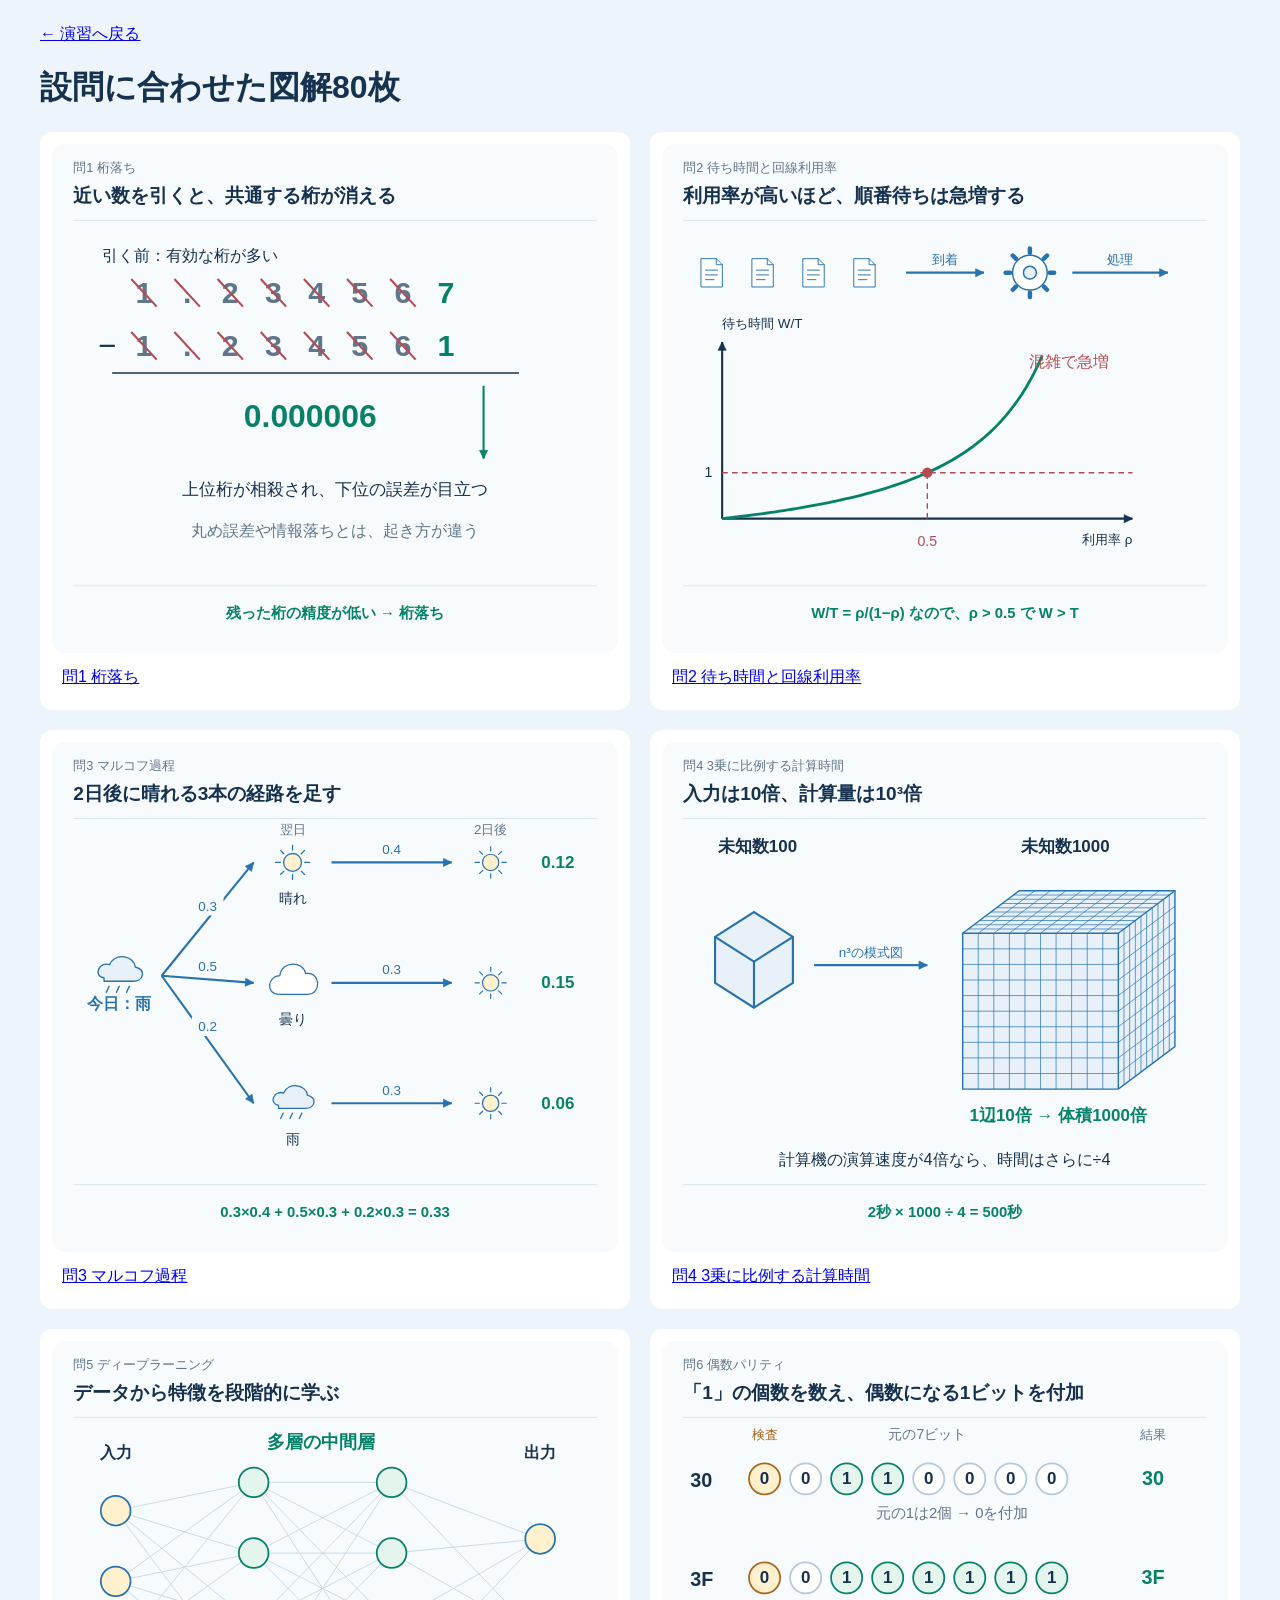
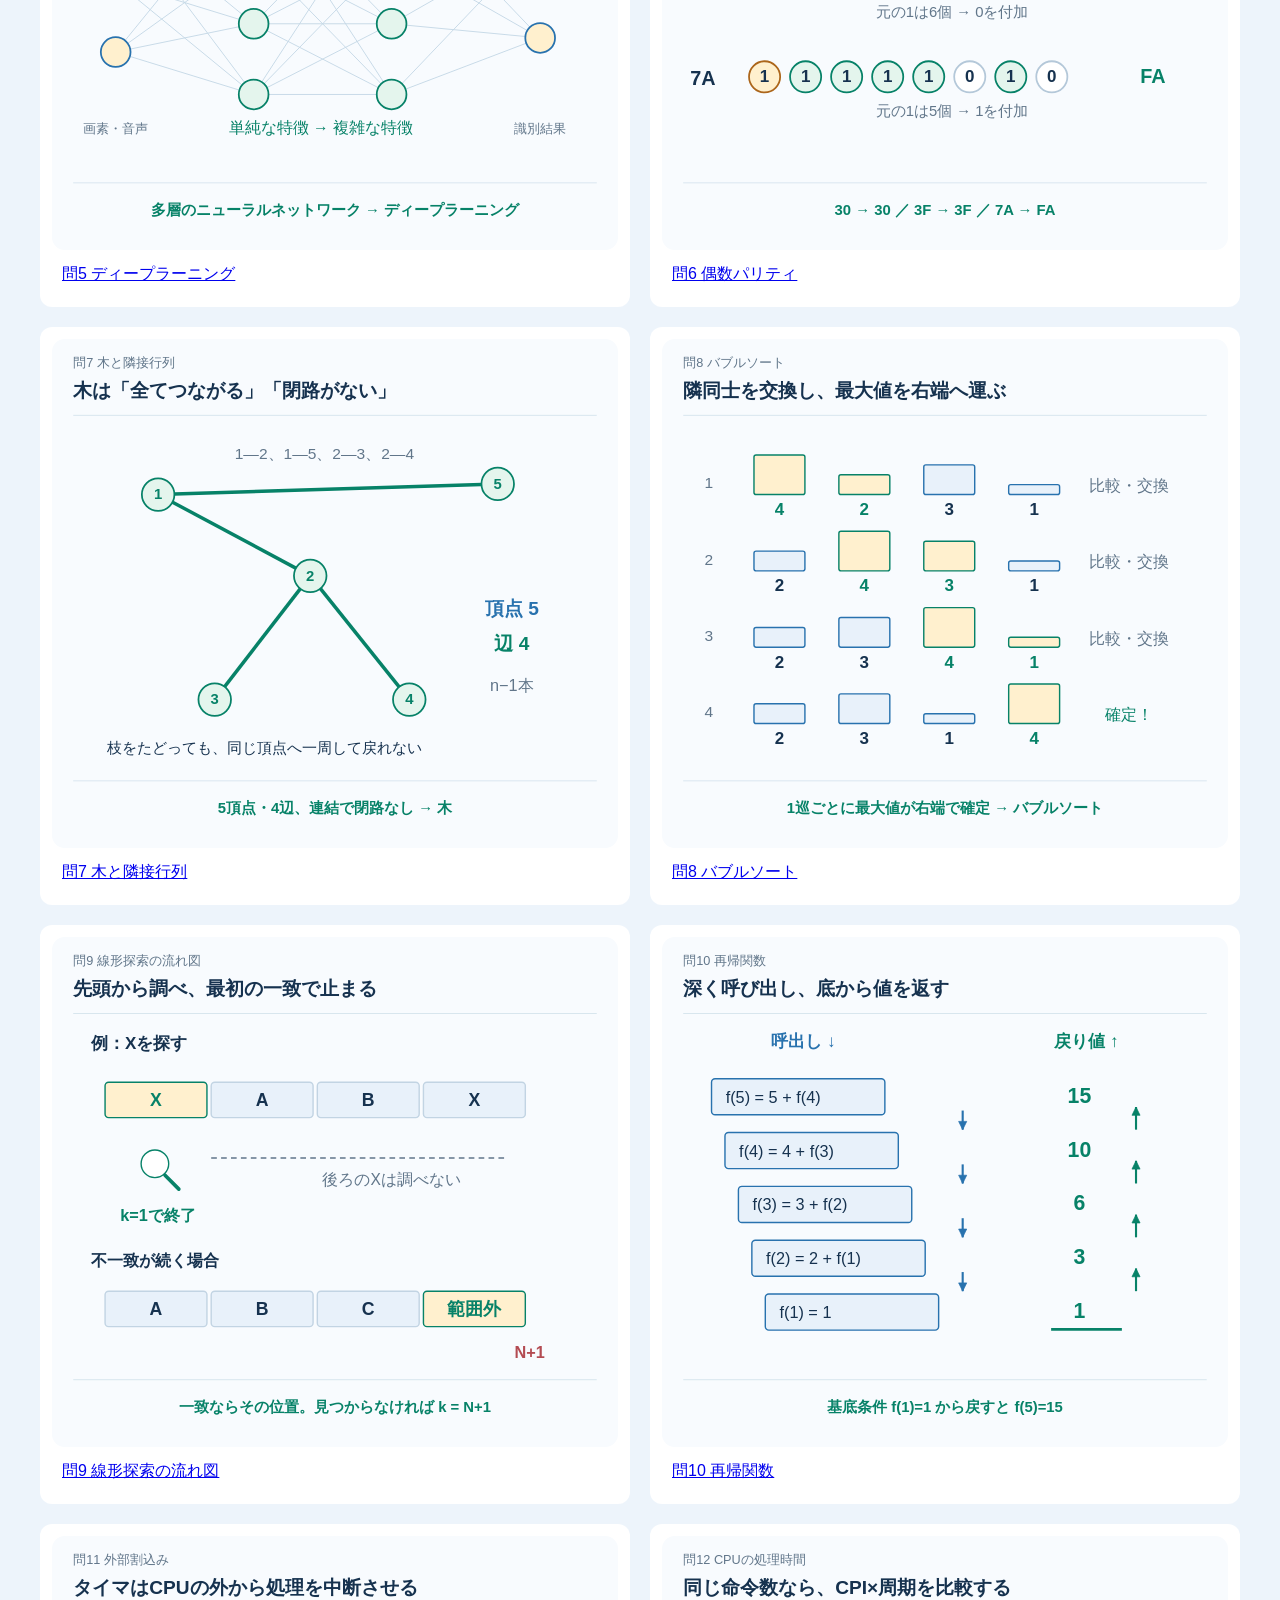
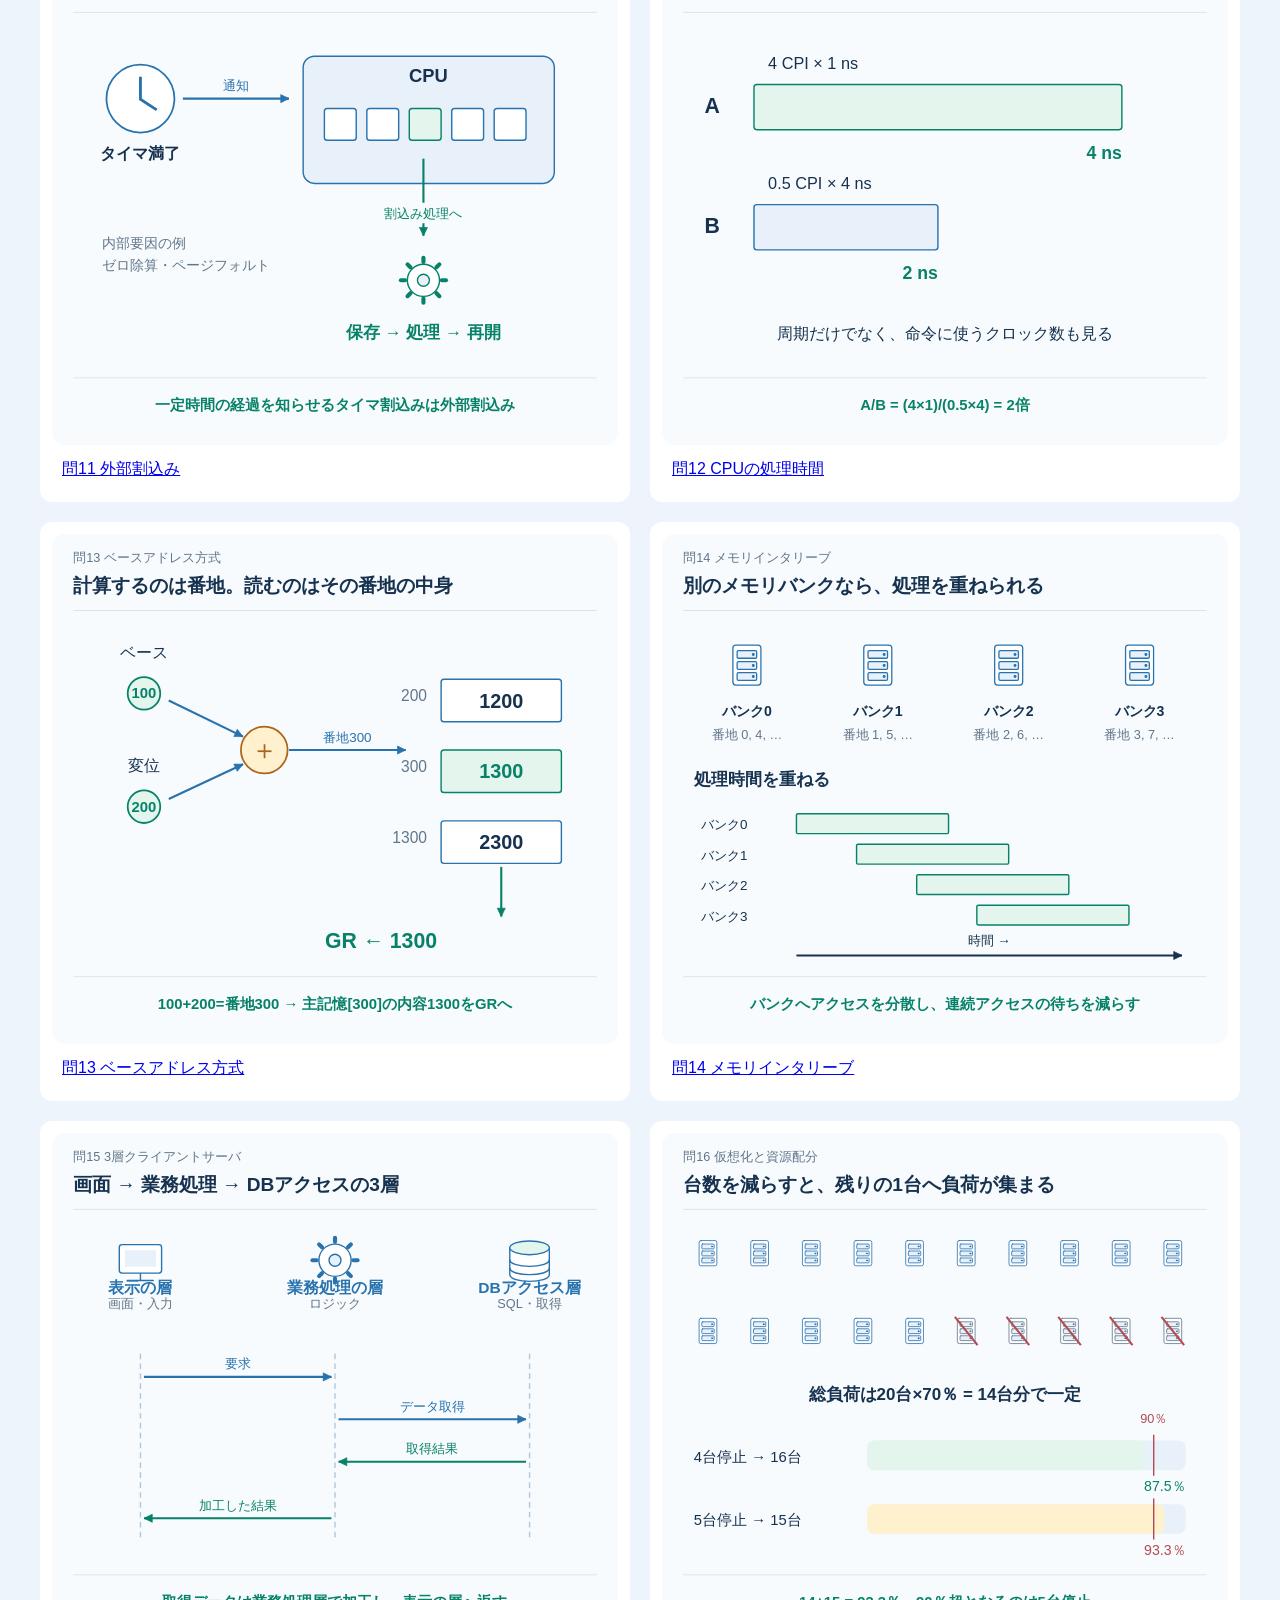
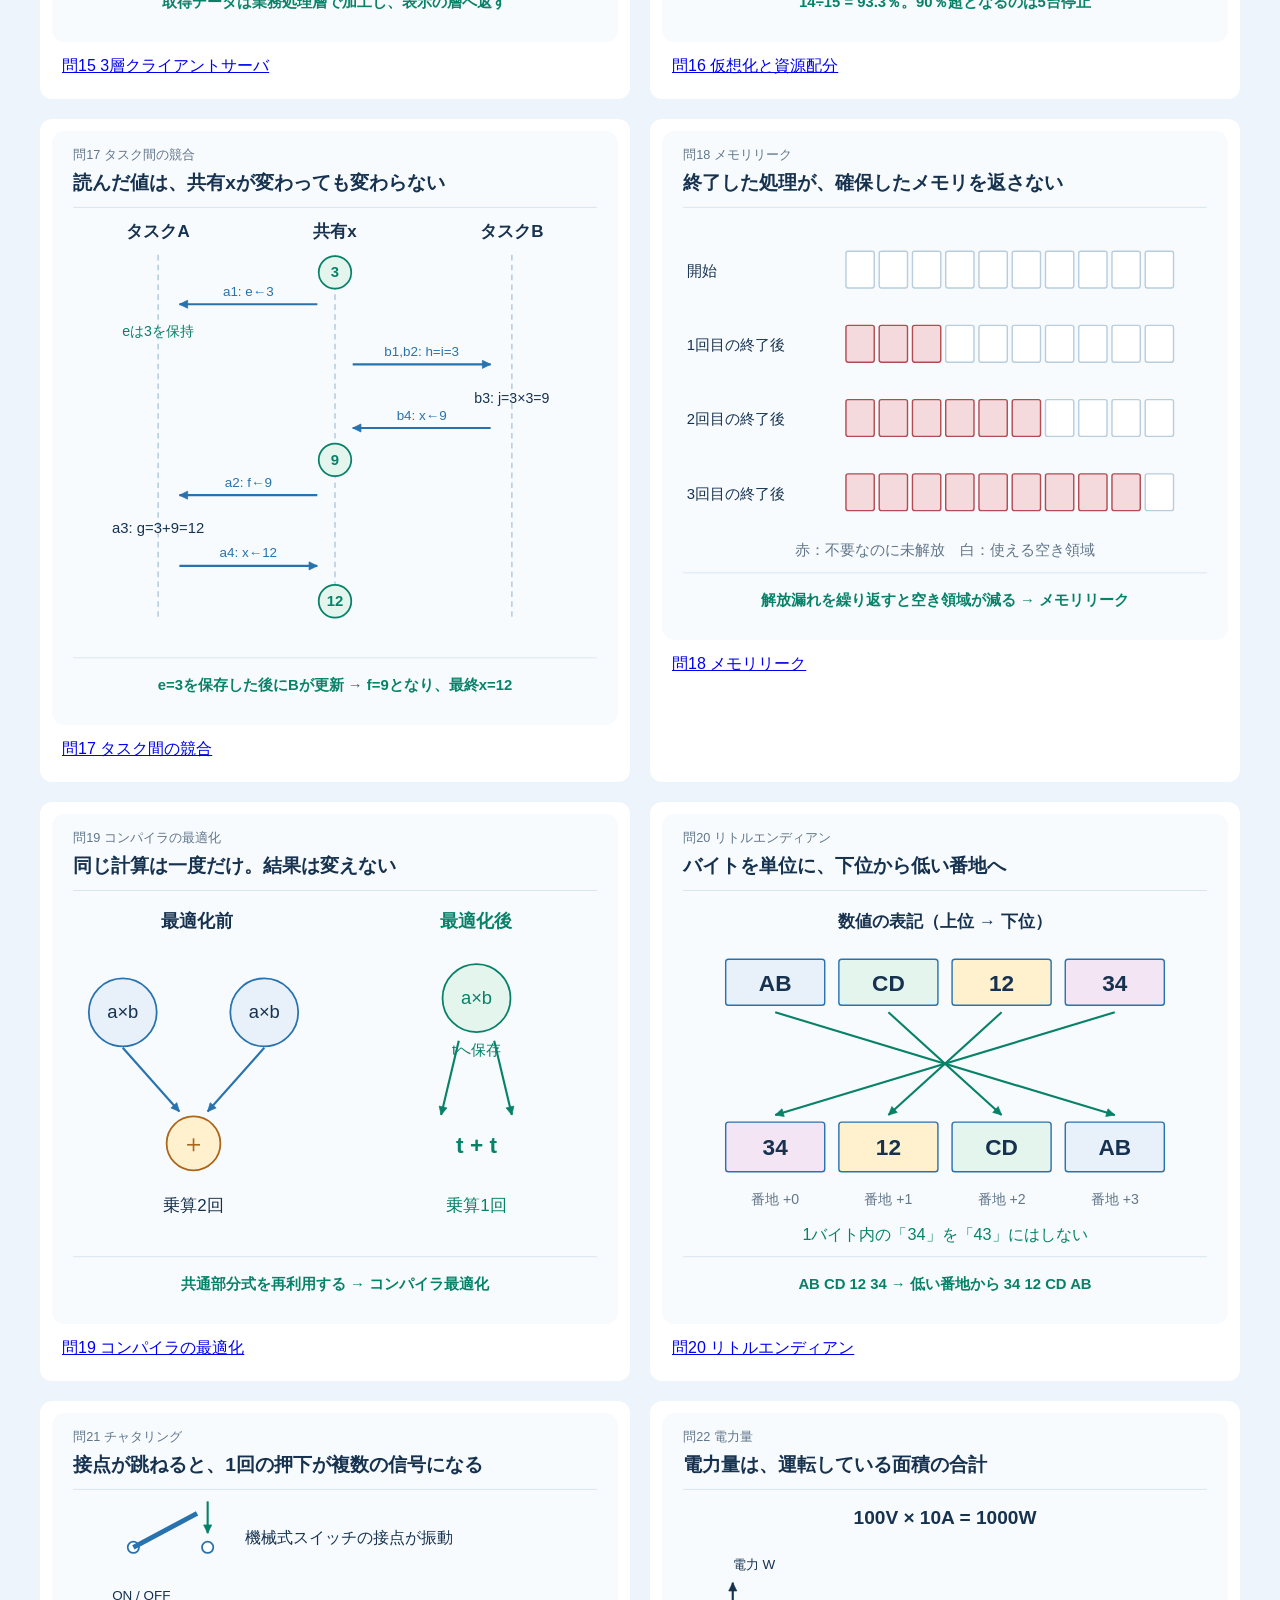
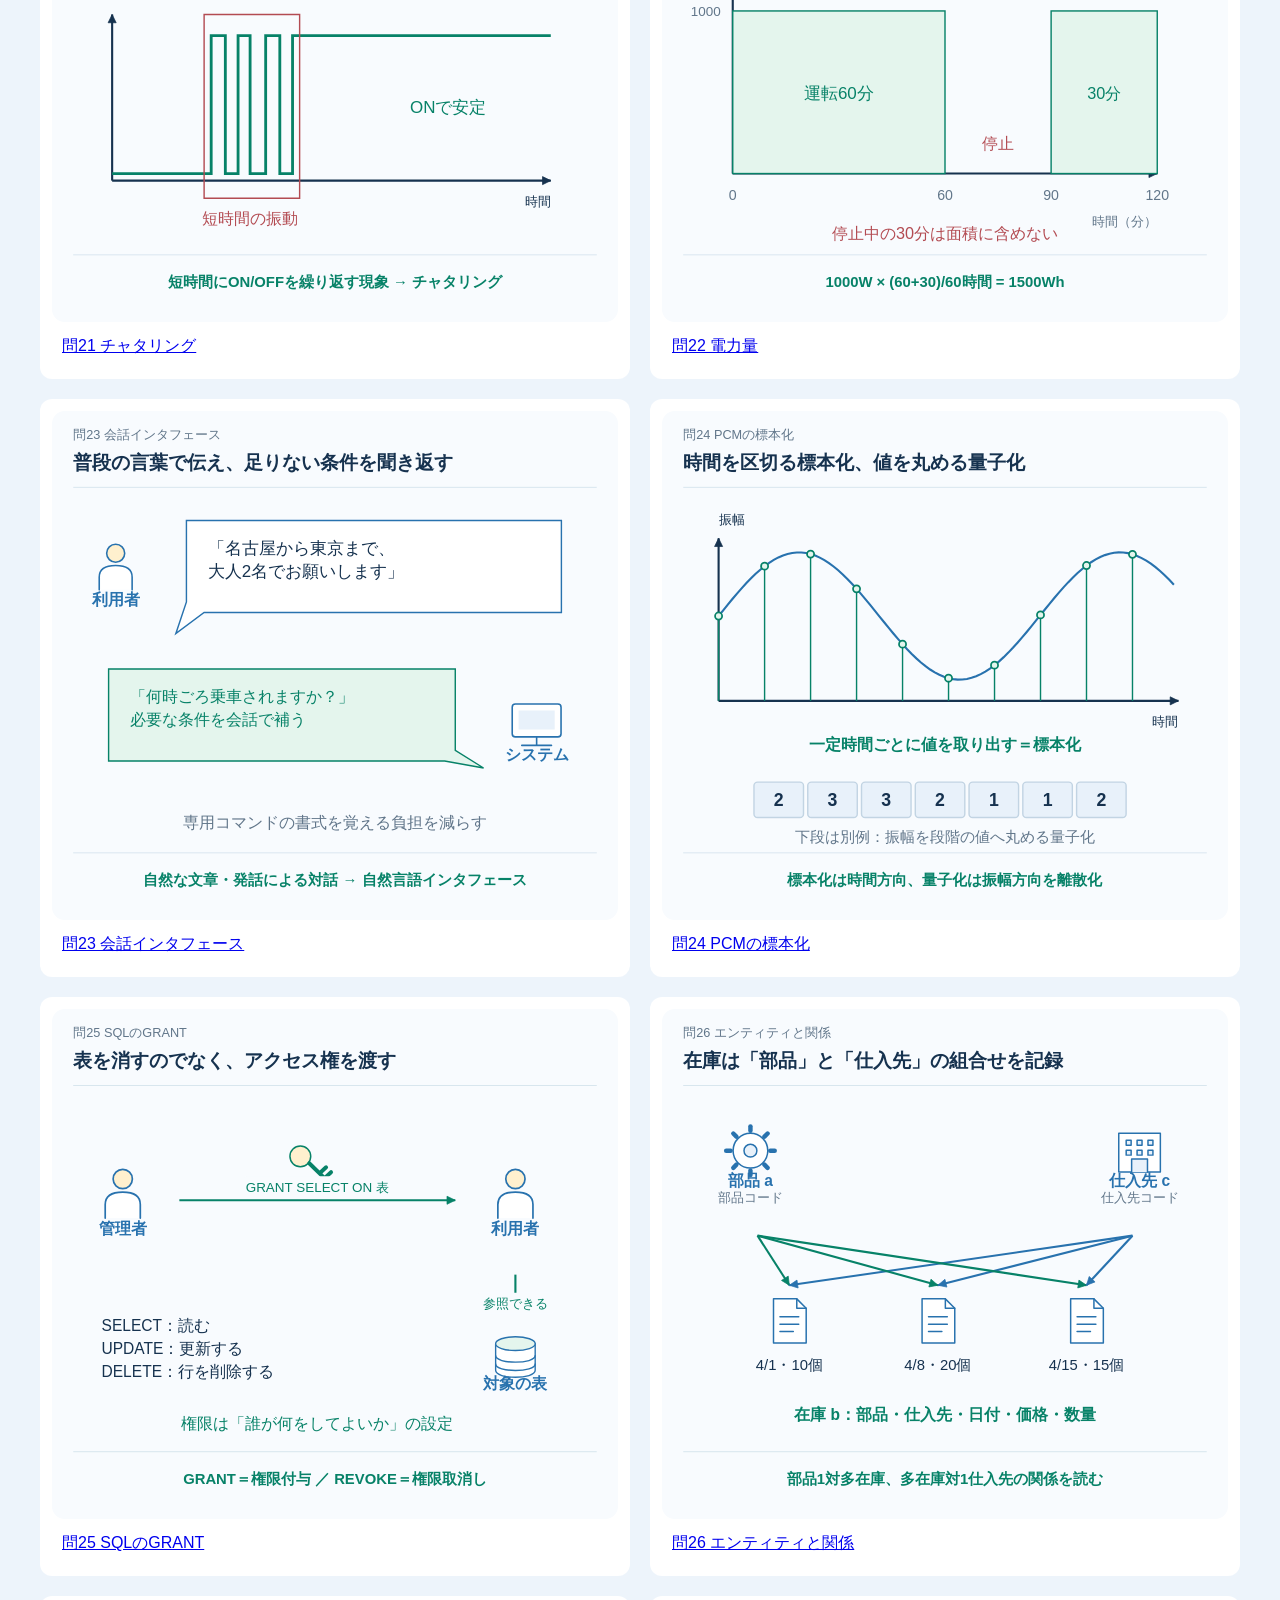
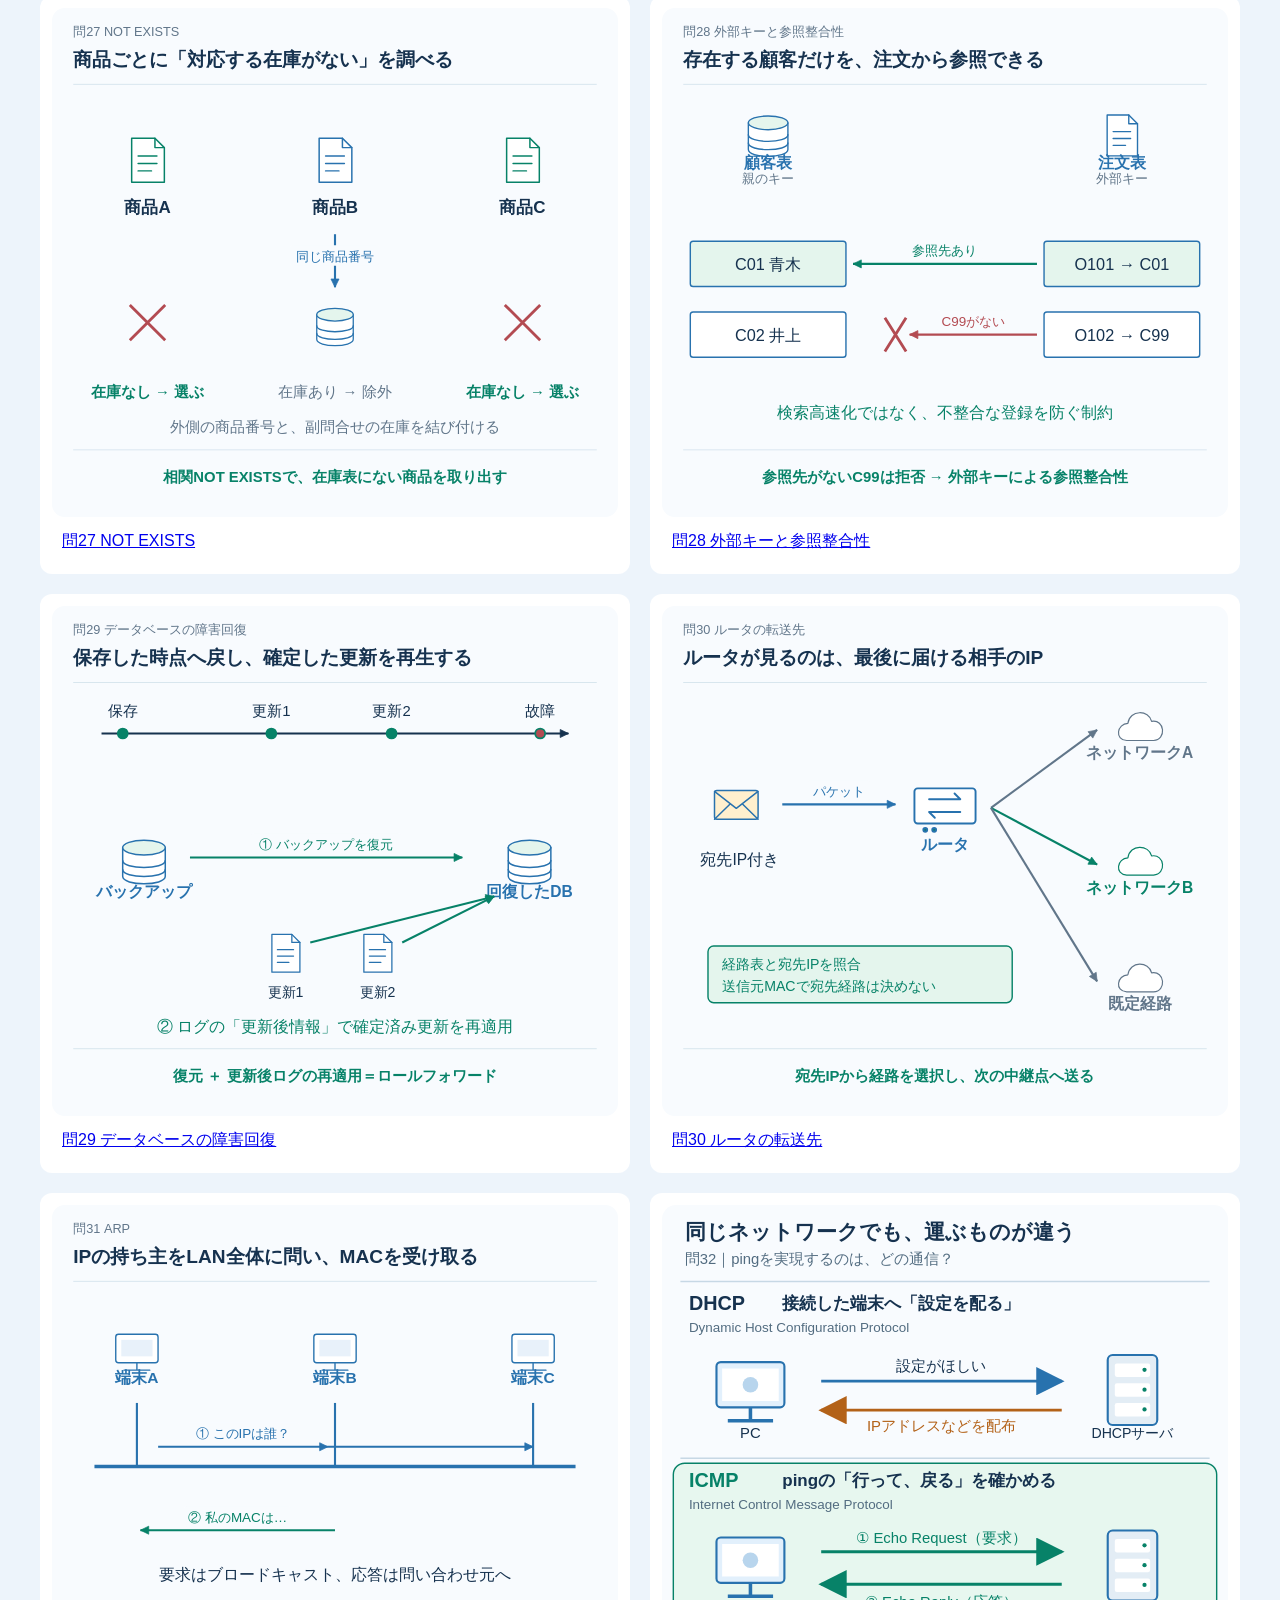
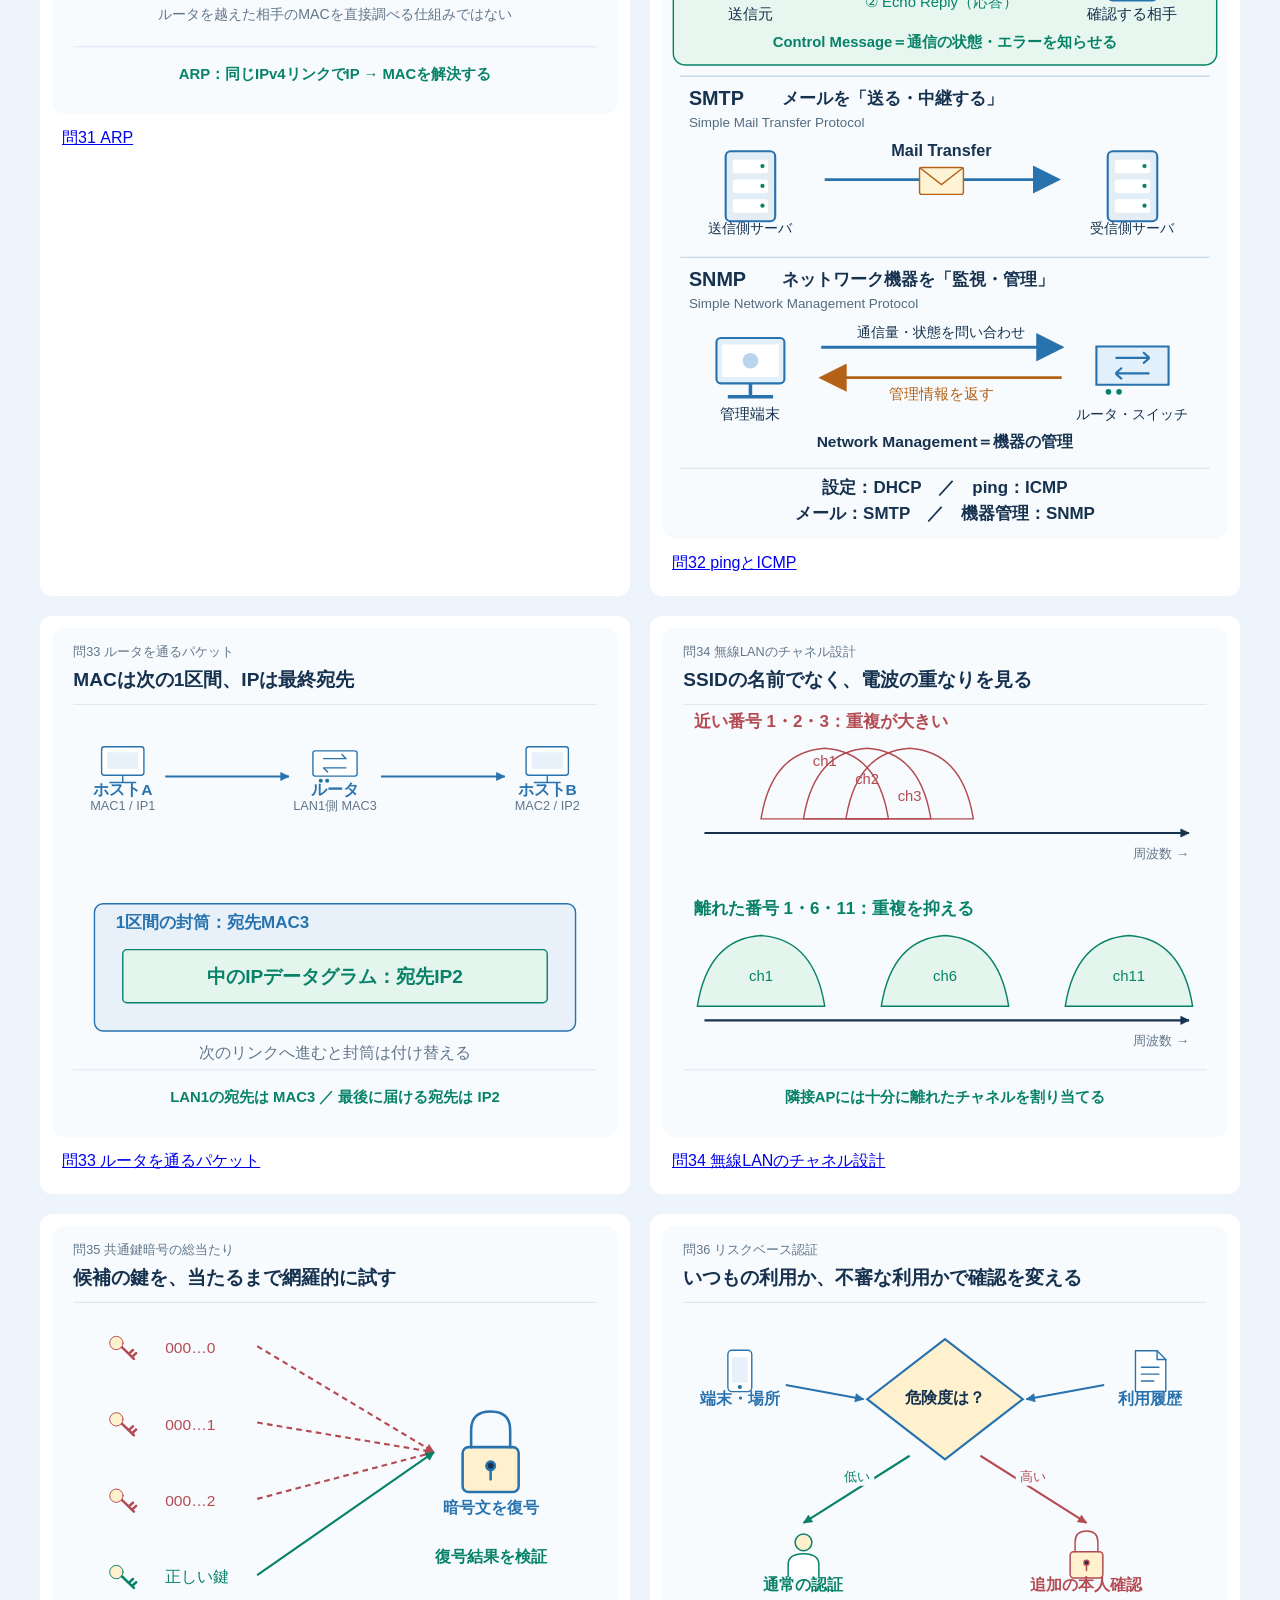
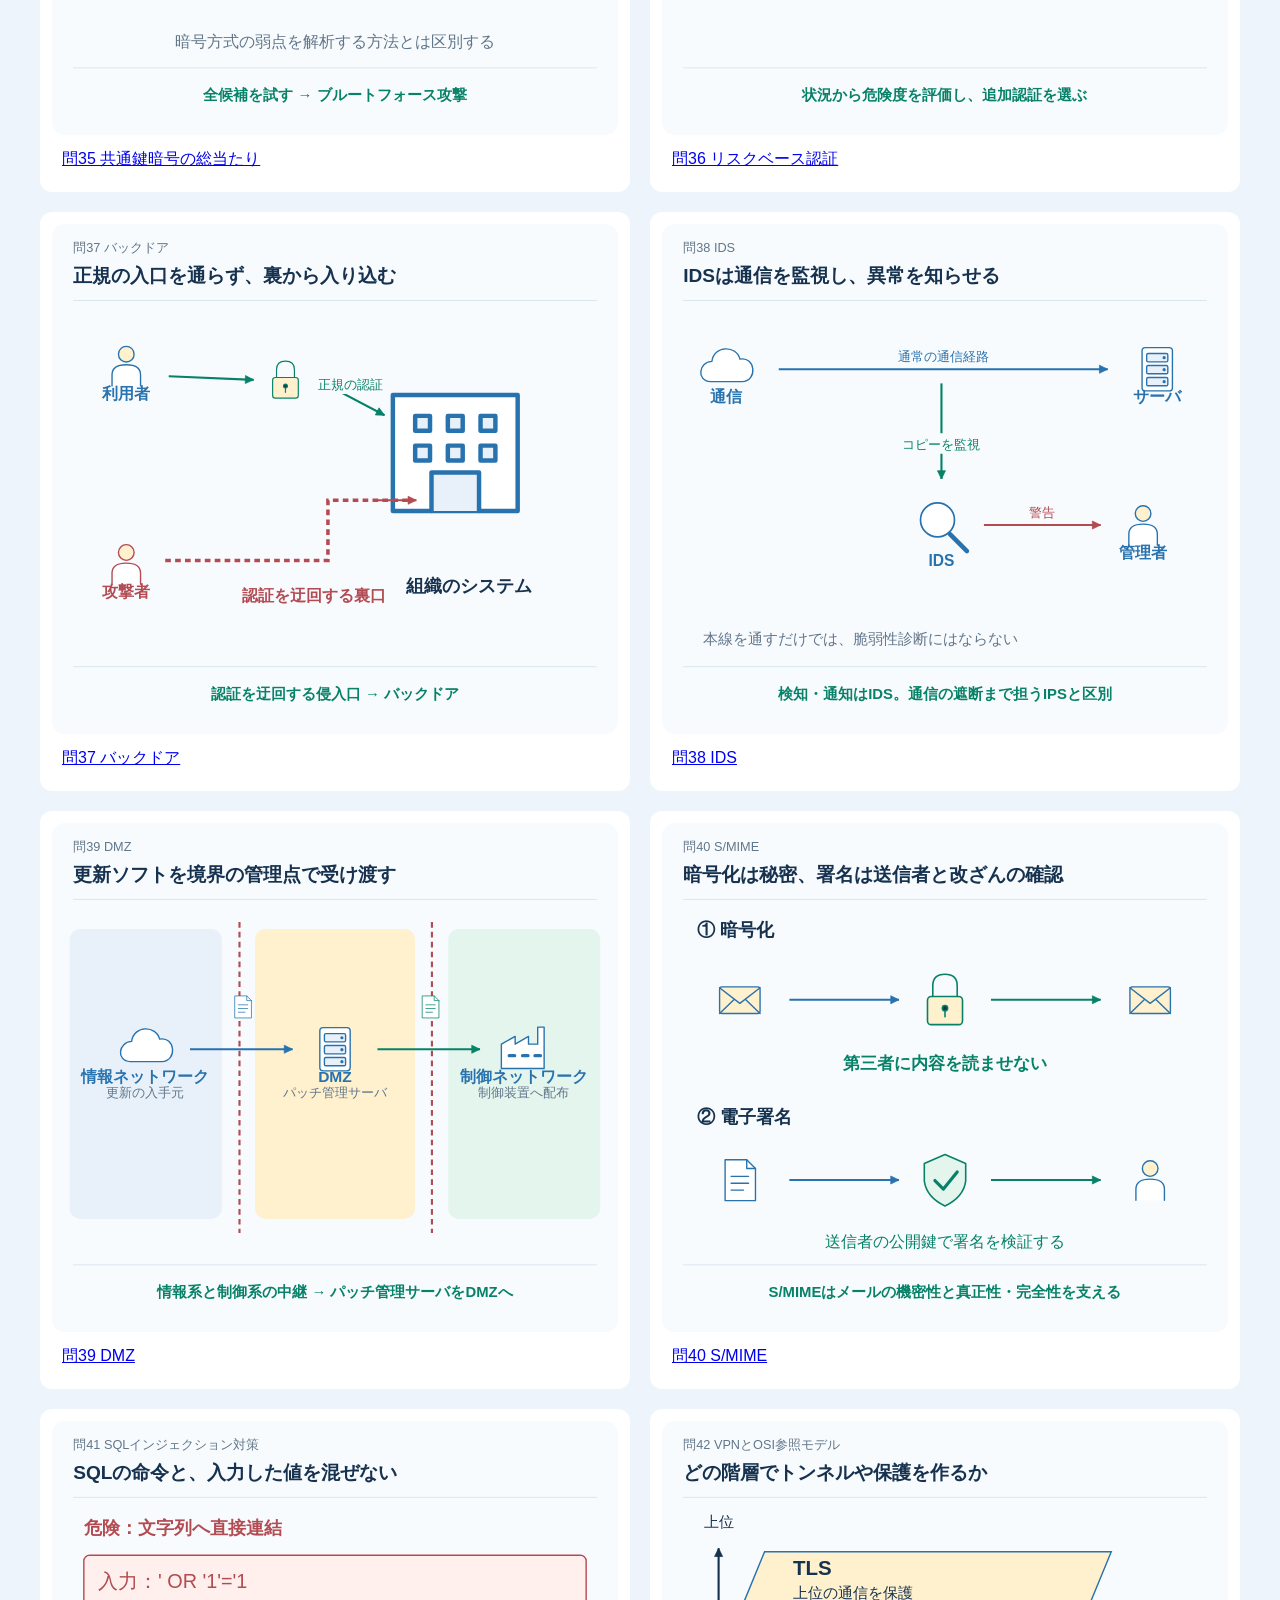
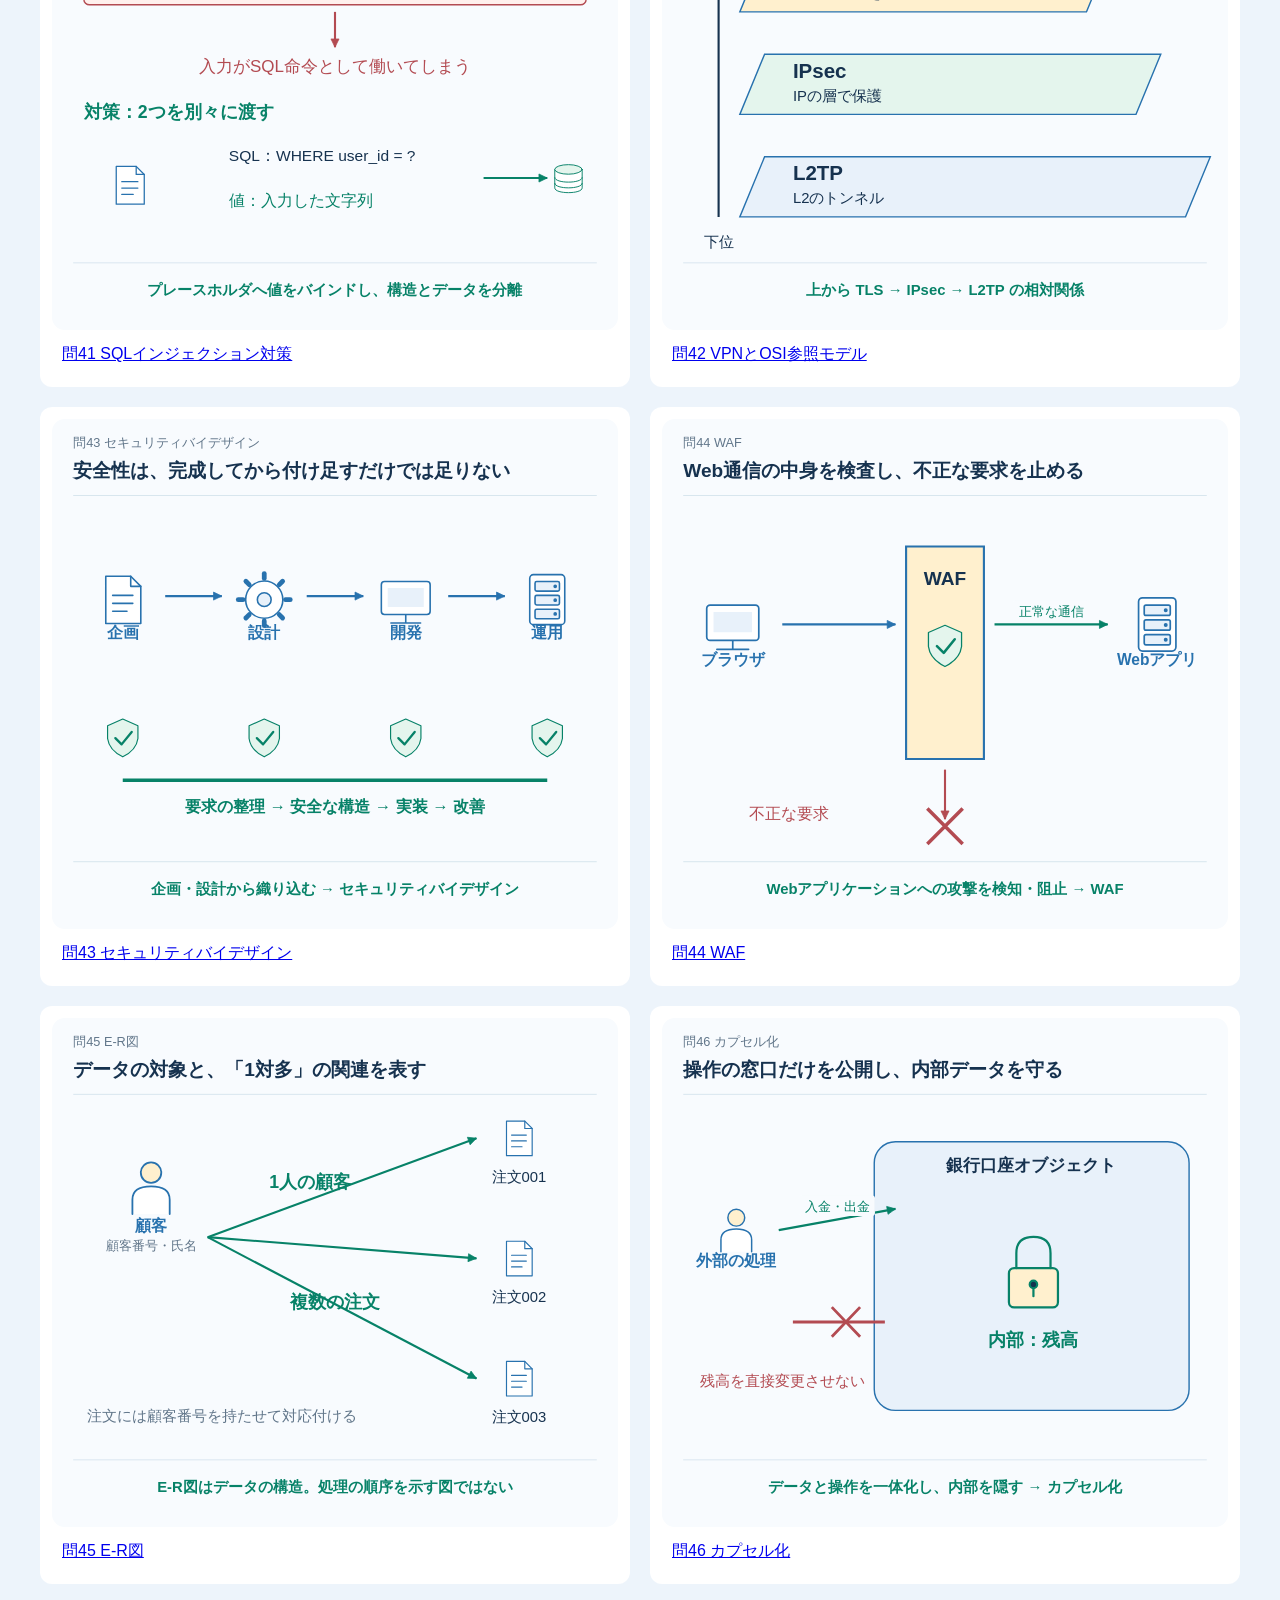
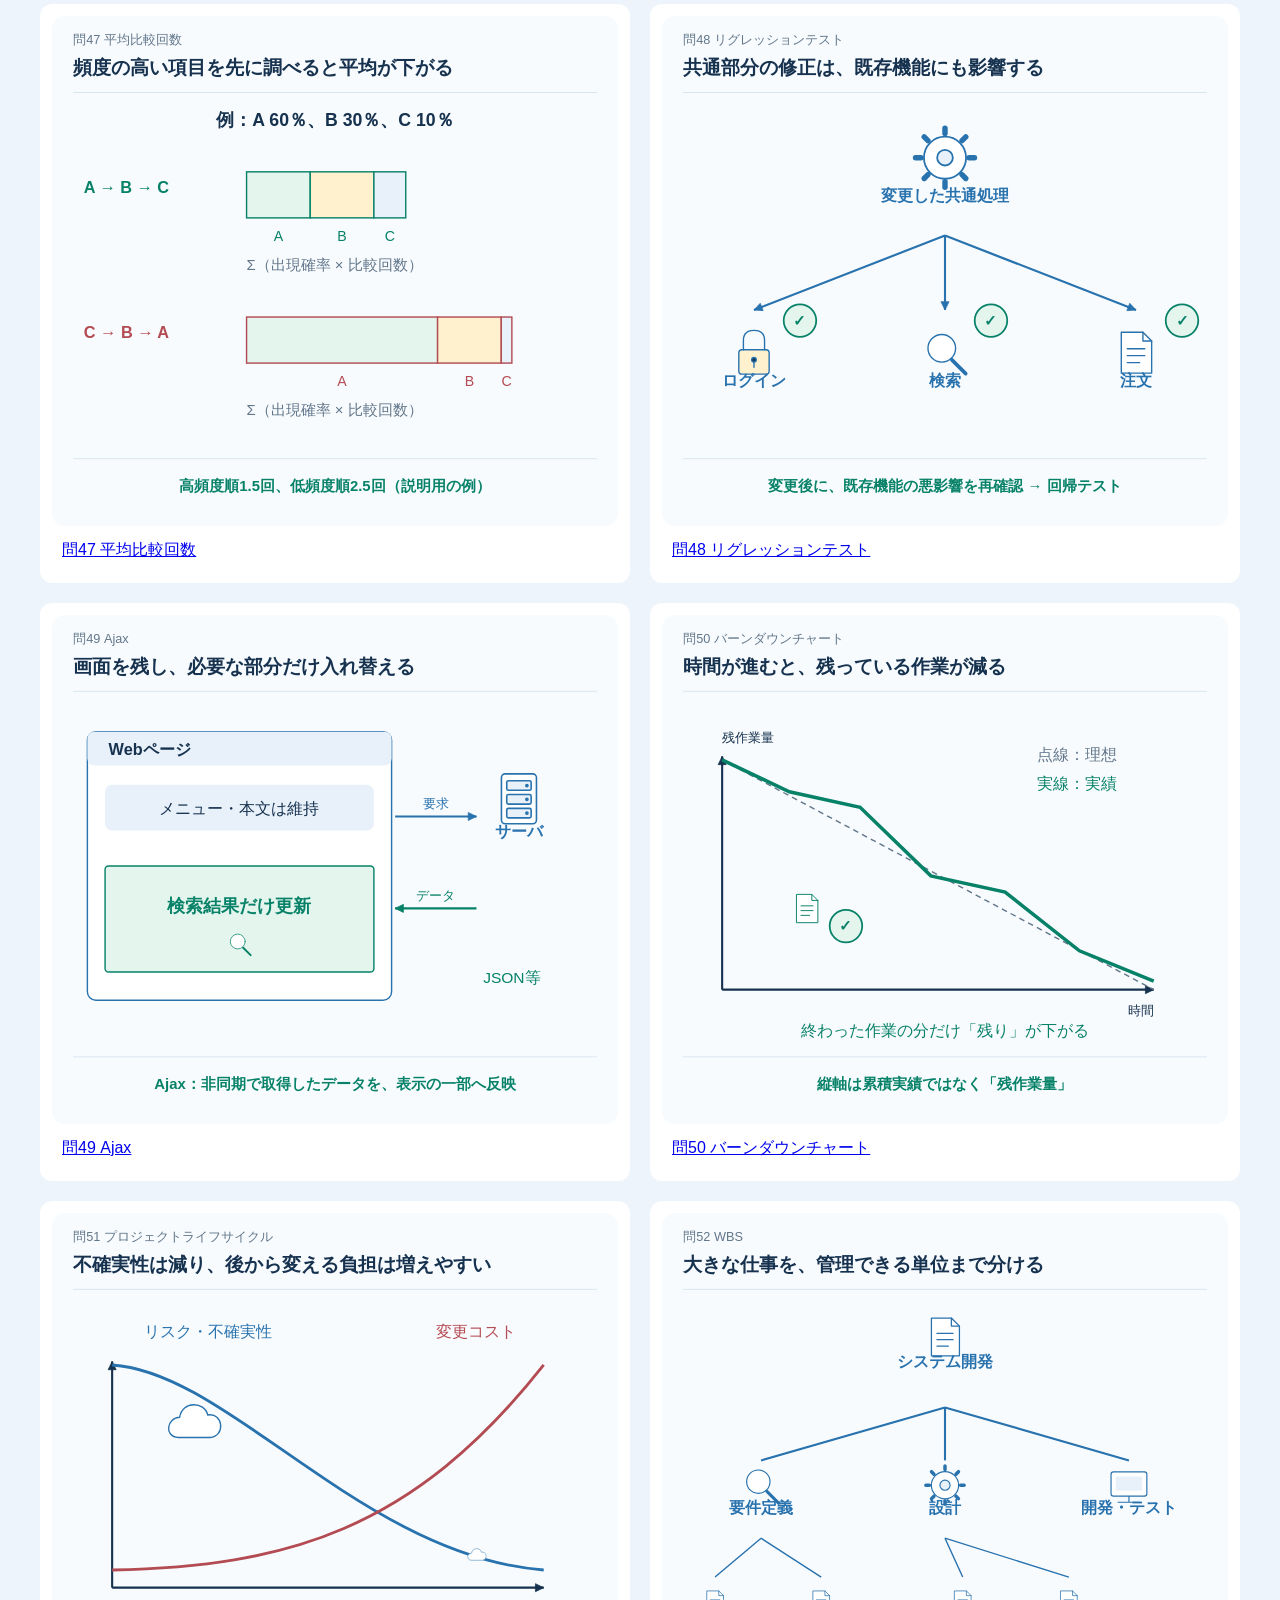
<file: diagram-gallery.html>
<!doctype html><html lang="ja"><meta charset="utf-8"><meta name="viewport" content="width=device-width,initial-scale=1"><title>設問別の図解80枚</title><style>body{font-family:Meiryo,sans-serif;background:#edf4fb;color:#16324f;max-width:1200px;margin:auto;padding:24px}main{display:grid;grid-template-columns:1fr 1fr;gap:20px}figure{margin:0;background:white;padding:12px;border-radius:12px}img{width:100%;height:auto}figcaption{padding:10px}@media(max-width:750px){main{grid-template-columns:1fr}}</style><a href="index.html">← 演習へ戻る</a><h1>設問に合わせた図解80枚</h1><main><figure><a href="assets/diagrams/q01.svg?v=20261018-07"><img loading="lazy" src="assets/diagrams/q01.svg?v=20261018-07" alt="問1 桁落ち"></a><figcaption><a href="index.html#q1">問1 桁落ち</a></figcaption></figure><figure><a href="assets/diagrams/q02.svg?v=20261018-07"><img loading="lazy" src="assets/diagrams/q02.svg?v=20261018-07" alt="問2 待ち時間と回線利用率"></a><figcaption><a href="index.html#q2">問2 待ち時間と回線利用率</a></figcaption></figure><figure><a href="assets/diagrams/q03.svg?v=20261018-07"><img loading="lazy" src="assets/diagrams/q03.svg?v=20261018-07" alt="問3 マルコフ過程"></a><figcaption><a href="index.html#q3">問3 マルコフ過程</a></figcaption></figure><figure><a href="assets/diagrams/q04.svg?v=20261018-07"><img loading="lazy" src="assets/diagrams/q04.svg?v=20261018-07" alt="問4 3乗に比例する計算時間"></a><figcaption><a href="index.html#q4">問4 3乗に比例する計算時間</a></figcaption></figure><figure><a href="assets/diagrams/q05.svg?v=20261018-07"><img loading="lazy" src="assets/diagrams/q05.svg?v=20261018-07" alt="問5 ディープラーニング"></a><figcaption><a href="index.html#q5">問5 ディープラーニング</a></figcaption></figure><figure><a href="assets/diagrams/q06.svg?v=20261018-07"><img loading="lazy" src="assets/diagrams/q06.svg?v=20261018-07" alt="問6 偶数パリティ"></a><figcaption><a href="index.html#q6">問6 偶数パリティ</a></figcaption></figure><figure><a href="assets/diagrams/q07.svg?v=20261018-07"><img loading="lazy" src="assets/diagrams/q07.svg?v=20261018-07" alt="問7 木と隣接行列"></a><figcaption><a href="index.html#q7">問7 木と隣接行列</a></figcaption></figure><figure><a href="assets/diagrams/q08.svg?v=20261018-07"><img loading="lazy" src="assets/diagrams/q08.svg?v=20261018-07" alt="問8 バブルソート"></a><figcaption><a href="index.html#q8">問8 バブルソート</a></figcaption></figure><figure><a href="assets/diagrams/q09.svg?v=20261018-07"><img loading="lazy" src="assets/diagrams/q09.svg?v=20261018-07" alt="問9 線形探索の流れ図"></a><figcaption><a href="index.html#q9">問9 線形探索の流れ図</a></figcaption></figure><figure><a href="assets/diagrams/q10.svg?v=20261018-07"><img loading="lazy" src="assets/diagrams/q10.svg?v=20261018-07" alt="問10 再帰関数"></a><figcaption><a href="index.html#q10">問10 再帰関数</a></figcaption></figure><figure><a href="assets/diagrams/q11.svg?v=20261018-07"><img loading="lazy" src="assets/diagrams/q11.svg?v=20261018-07" alt="問11 外部割込み"></a><figcaption><a href="index.html#q11">問11 外部割込み</a></figcaption></figure><figure><a href="assets/diagrams/q12.svg?v=20261018-07"><img loading="lazy" src="assets/diagrams/q12.svg?v=20261018-07" alt="問12 CPUの処理時間"></a><figcaption><a href="index.html#q12">問12 CPUの処理時間</a></figcaption></figure><figure><a href="assets/diagrams/q13.svg?v=20261018-07"><img loading="lazy" src="assets/diagrams/q13.svg?v=20261018-07" alt="問13 ベースアドレス方式"></a><figcaption><a href="index.html#q13">問13 ベースアドレス方式</a></figcaption></figure><figure><a href="assets/diagrams/q14.svg?v=20261018-07"><img loading="lazy" src="assets/diagrams/q14.svg?v=20261018-07" alt="問14 メモリインタリーブ"></a><figcaption><a href="index.html#q14">問14 メモリインタリーブ</a></figcaption></figure><figure><a href="assets/diagrams/q15.svg?v=20261018-07"><img loading="lazy" src="assets/diagrams/q15.svg?v=20261018-07" alt="問15 3層クライアントサーバ"></a><figcaption><a href="index.html#q15">問15 3層クライアントサーバ</a></figcaption></figure><figure><a href="assets/diagrams/q16.svg?v=20261018-07"><img loading="lazy" src="assets/diagrams/q16.svg?v=20261018-07" alt="問16 仮想化と資源配分"></a><figcaption><a href="index.html#q16">問16 仮想化と資源配分</a></figcaption></figure><figure><a href="assets/diagrams/q17.svg?v=20261018-07"><img loading="lazy" src="assets/diagrams/q17.svg?v=20261018-07" alt="問17 タスク間の競合"></a><figcaption><a href="index.html#q17">問17 タスク間の競合</a></figcaption></figure><figure><a href="assets/diagrams/q18.svg?v=20261018-07"><img loading="lazy" src="assets/diagrams/q18.svg?v=20261018-07" alt="問18 メモリリーク"></a><figcaption><a href="index.html#q18">問18 メモリリーク</a></figcaption></figure><figure><a href="assets/diagrams/q19.svg?v=20261018-07"><img loading="lazy" src="assets/diagrams/q19.svg?v=20261018-07" alt="問19 コンパイラの最適化"></a><figcaption><a href="index.html#q19">問19 コンパイラの最適化</a></figcaption></figure><figure><a href="assets/diagrams/q20.svg?v=20261018-07"><img loading="lazy" src="assets/diagrams/q20.svg?v=20261018-07" alt="問20 リトルエンディアン"></a><figcaption><a href="index.html#q20">問20 リトルエンディアン</a></figcaption></figure><figure><a href="assets/diagrams/q21.svg?v=20261018-07"><img loading="lazy" src="assets/diagrams/q21.svg?v=20261018-07" alt="問21 チャタリング"></a><figcaption><a href="index.html#q21">問21 チャタリング</a></figcaption></figure><figure><a href="assets/diagrams/q22.svg?v=20261018-07"><img loading="lazy" src="assets/diagrams/q22.svg?v=20261018-07" alt="問22 電力量"></a><figcaption><a href="index.html#q22">問22 電力量</a></figcaption></figure><figure><a href="assets/diagrams/q23.svg?v=20261018-07"><img loading="lazy" src="assets/diagrams/q23.svg?v=20261018-07" alt="問23 会話インタフェース"></a><figcaption><a href="index.html#q23">問23 会話インタフェース</a></figcaption></figure><figure><a href="assets/diagrams/q24.svg?v=20261018-07"><img loading="lazy" src="assets/diagrams/q24.svg?v=20261018-07" alt="問24 PCMの標本化"></a><figcaption><a href="index.html#q24">問24 PCMの標本化</a></figcaption></figure><figure><a href="assets/diagrams/q25.svg?v=20261018-07"><img loading="lazy" src="assets/diagrams/q25.svg?v=20261018-07" alt="問25 SQLのGRANT"></a><figcaption><a href="index.html#q25">問25 SQLのGRANT</a></figcaption></figure><figure><a href="assets/diagrams/q26.svg?v=20261018-07"><img loading="lazy" src="assets/diagrams/q26.svg?v=20261018-07" alt="問26 エンティティと関係"></a><figcaption><a href="index.html#q26">問26 エンティティと関係</a></figcaption></figure><figure><a href="assets/diagrams/q27.svg?v=20261018-07"><img loading="lazy" src="assets/diagrams/q27.svg?v=20261018-07" alt="問27 NOT EXISTS"></a><figcaption><a href="index.html#q27">問27 NOT EXISTS</a></figcaption></figure><figure><a href="assets/diagrams/q28.svg?v=20261018-07"><img loading="lazy" src="assets/diagrams/q28.svg?v=20261018-07" alt="問28 外部キーと参照整合性"></a><figcaption><a href="index.html#q28">問28 外部キーと参照整合性</a></figcaption></figure><figure><a href="assets/diagrams/q29.svg?v=20261018-07"><img loading="lazy" src="assets/diagrams/q29.svg?v=20261018-07" alt="問29 データベースの障害回復"></a><figcaption><a href="index.html#q29">問29 データベースの障害回復</a></figcaption></figure><figure><a href="assets/diagrams/q30.svg?v=20261018-07"><img loading="lazy" src="assets/diagrams/q30.svg?v=20261018-07" alt="問30 ルータの転送先"></a><figcaption><a href="index.html#q30">問30 ルータの転送先</a></figcaption></figure><figure><a href="assets/diagrams/q31.svg?v=20261018-07"><img loading="lazy" src="assets/diagrams/q31.svg?v=20261018-07" alt="問31 ARP"></a><figcaption><a href="index.html#q31">問31 ARP</a></figcaption></figure><figure><a href="assets/diagrams/q32.svg?v=20261018-07"><img loading="lazy" src="assets/diagrams/q32.svg?v=20261018-07" alt="問32 pingとICMP"></a><figcaption><a href="index.html#q32">問32 pingとICMP</a></figcaption></figure><figure><a href="assets/diagrams/q33.svg?v=20261018-07"><img loading="lazy" src="assets/diagrams/q33.svg?v=20261018-07" alt="問33 ルータを通るパケット"></a><figcaption><a href="index.html#q33">問33 ルータを通るパケット</a></figcaption></figure><figure><a href="assets/diagrams/q34.svg?v=20261018-07"><img loading="lazy" src="assets/diagrams/q34.svg?v=20261018-07" alt="問34 無線LANのチャネル設計"></a><figcaption><a href="index.html#q34">問34 無線LANのチャネル設計</a></figcaption></figure><figure><a href="assets/diagrams/q35.svg?v=20261018-07"><img loading="lazy" src="assets/diagrams/q35.svg?v=20261018-07" alt="問35 共通鍵暗号の総当たり"></a><figcaption><a href="index.html#q35">問35 共通鍵暗号の総当たり</a></figcaption></figure><figure><a href="assets/diagrams/q36.svg?v=20261018-07"><img loading="lazy" src="assets/diagrams/q36.svg?v=20261018-07" alt="問36 リスクベース認証"></a><figcaption><a href="index.html#q36">問36 リスクベース認証</a></figcaption></figure><figure><a href="assets/diagrams/q37.svg?v=20261018-07"><img loading="lazy" src="assets/diagrams/q37.svg?v=20261018-07" alt="問37 バックドア"></a><figcaption><a href="index.html#q37">問37 バックドア</a></figcaption></figure><figure><a href="assets/diagrams/q38.svg?v=20261018-07"><img loading="lazy" src="assets/diagrams/q38.svg?v=20261018-07" alt="問38 IDS"></a><figcaption><a href="index.html#q38">問38 IDS</a></figcaption></figure><figure><a href="assets/diagrams/q39.svg?v=20261018-07"><img loading="lazy" src="assets/diagrams/q39.svg?v=20261018-07" alt="問39 DMZ"></a><figcaption><a href="index.html#q39">問39 DMZ</a></figcaption></figure><figure><a href="assets/diagrams/q40.svg?v=20261018-07"><img loading="lazy" src="assets/diagrams/q40.svg?v=20261018-07" alt="問40 S/MIME"></a><figcaption><a href="index.html#q40">問40 S/MIME</a></figcaption></figure><figure><a href="assets/diagrams/q41.svg?v=20261018-07"><img loading="lazy" src="assets/diagrams/q41.svg?v=20261018-07" alt="問41 SQLインジェクション対策"></a><figcaption><a href="index.html#q41">問41 SQLインジェクション対策</a></figcaption></figure><figure><a href="assets/diagrams/q42.svg?v=20261018-07"><img loading="lazy" src="assets/diagrams/q42.svg?v=20261018-07" alt="問42 VPNとOSI参照モデル"></a><figcaption><a href="index.html#q42">問42 VPNとOSI参照モデル</a></figcaption></figure><figure><a href="assets/diagrams/q43.svg?v=20261018-07"><img loading="lazy" src="assets/diagrams/q43.svg?v=20261018-07" alt="問43 セキュリティバイデザイン"></a><figcaption><a href="index.html#q43">問43 セキュリティバイデザイン</a></figcaption></figure><figure><a href="assets/diagrams/q44.svg?v=20261018-07"><img loading="lazy" src="assets/diagrams/q44.svg?v=20261018-07" alt="問44 WAF"></a><figcaption><a href="index.html#q44">問44 WAF</a></figcaption></figure><figure><a href="assets/diagrams/q45.svg?v=20261018-07"><img loading="lazy" src="assets/diagrams/q45.svg?v=20261018-07" alt="問45 E-R図"></a><figcaption><a href="index.html#q45">問45 E-R図</a></figcaption></figure><figure><a href="assets/diagrams/q46.svg?v=20261018-07"><img loading="lazy" src="assets/diagrams/q46.svg?v=20261018-07" alt="問46 カプセル化"></a><figcaption><a href="index.html#q46">問46 カプセル化</a></figcaption></figure><figure><a href="assets/diagrams/q47.svg?v=20261018-07"><img loading="lazy" src="assets/diagrams/q47.svg?v=20261018-07" alt="問47 平均比較回数"></a><figcaption><a href="index.html#q47">問47 平均比較回数</a></figcaption></figure><figure><a href="assets/diagrams/q48.svg?v=20261018-07"><img loading="lazy" src="assets/diagrams/q48.svg?v=20261018-07" alt="問48 リグレッションテスト"></a><figcaption><a href="index.html#q48">問48 リグレッションテスト</a></figcaption></figure><figure><a href="assets/diagrams/q49.svg?v=20261018-07"><img loading="lazy" src="assets/diagrams/q49.svg?v=20261018-07" alt="問49 Ajax"></a><figcaption><a href="index.html#q49">問49 Ajax</a></figcaption></figure><figure><a href="assets/diagrams/q50.svg?v=20261018-07"><img loading="lazy" src="assets/diagrams/q50.svg?v=20261018-07" alt="問50 バーンダウンチャート"></a><figcaption><a href="index.html#q50">問50 バーンダウンチャート</a></figcaption></figure><figure><a href="assets/diagrams/q51.svg?v=20261018-07"><img loading="lazy" src="assets/diagrams/q51.svg?v=20261018-07" alt="問51 プロジェクトライフサイクル"></a><figcaption><a href="index.html#q51">問51 プロジェクトライフサイクル</a></figcaption></figure><figure><a href="assets/diagrams/q52.svg?v=20261018-07"><img loading="lazy" src="assets/diagrams/q52.svg?v=20261018-07" alt="問52 WBS"></a><figcaption><a href="index.html#q52">問52 WBS</a></figcaption></figure><figure><a href="assets/diagrams/q53.svg?v=20261018-07"><img loading="lazy" src="assets/diagrams/q53.svg?v=20261018-07" alt="問53 アローダイアグラムとダミー"></a><figcaption><a href="index.html#q53">問53 アローダイアグラムとダミー</a></figcaption></figure><figure><a href="assets/diagrams/q54.svg?v=20261018-07"><img loading="lazy" src="assets/diagrams/q54.svg?v=20261018-07" alt="問54 ファンクションポイント法"></a><figcaption><a href="index.html#q54">問54 ファンクションポイント法</a></figcaption></figure><figure><a href="assets/diagrams/q55.svg?v=20261018-07"><img loading="lazy" src="assets/diagrams/q55.svg?v=20261018-07" alt="問55 サービスの可用性"></a><figcaption><a href="index.html#q55">問55 サービスの可用性</a></figcaption></figure><figure><a href="assets/diagrams/q56.svg?v=20261018-07"><img loading="lazy" src="assets/diagrams/q56.svg?v=20261018-07" alt="問56 ローカルサービスデスク"></a><figcaption><a href="index.html#q56">問56 ローカルサービスデスク</a></figcaption></figure><figure><a href="assets/diagrams/q57.svg?v=20261018-07"><img loading="lazy" src="assets/diagrams/q57.svg?v=20261018-07" alt="問57 運用におけるデータ処理"></a><figcaption><a href="index.html#q57">問57 運用におけるデータ処理</a></figcaption></figure><figure><a href="assets/diagrams/q58.svg?v=20261018-07"><img loading="lazy" src="assets/diagrams/q58.svg?v=20261018-07" alt="問58 監査のウォークスルー法"></a><figcaption><a href="index.html#q58">問58 監査のウォークスルー法</a></figcaption></figure><figure><a href="assets/diagrams/q59.svg?v=20261018-07"><img loading="lazy" src="assets/diagrams/q59.svg?v=20261018-07" alt="問59 改善提案のフォローアップ"></a><figcaption><a href="index.html#q59">問59 改善提案のフォローアップ</a></figcaption></figure><figure><a href="assets/diagrams/q60.svg?v=20261018-07"><img loading="lazy" src="assets/diagrams/q60.svg?v=20261018-07" alt="問60 ユーザ受入テストの監査"></a><figcaption><a href="index.html#q60">問60 ユーザ受入テストの監査</a></figcaption></figure><figure><a href="assets/diagrams/q61.svg?v=20261018-07"><img loading="lazy" src="assets/diagrams/q61.svg?v=20261018-07" alt="問61 IT投資ポートフォリオ"></a><figcaption><a href="index.html#q61">問61 IT投資ポートフォリオ</a></figcaption></figure><figure><a href="assets/diagrams/q62.svg?v=20261018-07"><img loading="lazy" src="assets/diagrams/q62.svg?v=20261018-07" alt="問62 P2Mとプログラムマネジメント"></a><figcaption><a href="index.html#q62">問62 P2Mとプログラムマネジメント</a></figcaption></figure><figure><a href="assets/diagrams/q63.svg?v=20261018-07"><img loading="lazy" src="assets/diagrams/q63.svg?v=20261018-07" alt="問63 BYOD"></a><figcaption><a href="index.html#q63">問63 BYOD</a></figcaption></figure><figure><a href="assets/diagrams/q64.svg?v=20261018-07"><img loading="lazy" src="assets/diagrams/q64.svg?v=20261018-07" alt="問64 ROI"></a><figcaption><a href="index.html#q64">問64 ROI</a></figcaption></figure><figure><a href="assets/diagrams/q65.svg?v=20261018-07"><img loading="lazy" src="assets/diagrams/q65.svg?v=20261018-07" alt="問65 評価項目の重み付き平均"></a><figcaption><a href="index.html#q65">問65 評価項目の重み付き平均</a></figcaption></figure><figure><a href="assets/diagrams/q66.svg?v=20261018-07"><img loading="lazy" src="assets/diagrams/q66.svg?v=20261018-07" alt="問66 M&amp;A"></a><figcaption><a href="index.html#q66">問66 M&amp;A</a></figcaption></figure><figure><a href="assets/diagrams/q67.svg?v=20261018-07"><img loading="lazy" src="assets/diagrams/q67.svg?v=20261018-07" alt="問67 リーンスタートアップ"></a><figcaption><a href="index.html#q67">問67 リーンスタートアップ</a></figcaption></figure><figure><a href="assets/diagrams/q68.svg?v=20261018-07"><img loading="lazy" src="assets/diagrams/q68.svg?v=20261018-07" alt="問68 ERP"></a><figcaption><a href="index.html#q68">問68 ERP</a></figcaption></figure><figure><a href="assets/diagrams/q69.svg?v=20261018-07"><img loading="lazy" src="assets/diagrams/q69.svg?v=20261018-07" alt="問69 TLO"></a><figcaption><a href="index.html#q69">問69 TLO</a></figcaption></figure><figure><a href="assets/diagrams/q70.svg?v=20261018-07"><img loading="lazy" src="assets/diagrams/q70.svg?v=20261018-07" alt="問70 デジタルツイン"></a><figcaption><a href="index.html#q70">問70 デジタルツイン</a></figcaption></figure><figure><a href="assets/diagrams/q71.svg?v=20261018-07"><img loading="lazy" src="assets/diagrams/q71.svg?v=20261018-07" alt="問71 セル生産方式"></a><figcaption><a href="index.html#q71">問71 セル生産方式</a></figcaption></figure><figure><a href="assets/diagrams/q72.svg?v=20261018-07"><img loading="lazy" src="assets/diagrams/q72.svg?v=20261018-07" alt="問72 RFID"></a><figcaption><a href="index.html#q72">問72 RFID</a></figcaption></figure><figure><a href="assets/diagrams/q73.svg?v=20261018-07"><img loading="lazy" src="assets/diagrams/q73.svg?v=20261018-07" alt="問73 SEO"></a><figcaption><a href="index.html#q73">問73 SEO</a></figcaption></figure><figure><a href="assets/diagrams/q74.svg?v=20261018-07"><img loading="lazy" src="assets/diagrams/q74.svg?v=20261018-07" alt="問74 生産ロボットの機械学習"></a><figcaption><a href="index.html#q74">問74 生産ロボットの機械学習</a></figcaption></figure><figure><a href="assets/diagrams/q75.svg?v=20261018-07"><img loading="lazy" src="assets/diagrams/q75.svg?v=20261018-07" alt="問75 コーポレートガバナンス"></a><figcaption><a href="index.html#q75">問75 コーポレートガバナンス</a></figcaption></figure><figure><a href="assets/diagrams/q76.svg?v=20261018-07"><img loading="lazy" src="assets/diagrams/q76.svg?v=20261018-07" alt="問76 線形計画法の定式化"></a><figcaption><a href="index.html#q76">問76 線形計画法の定式化</a></figcaption></figure><figure><a href="assets/diagrams/q77.svg?v=20261018-07"><img loading="lazy" src="assets/diagrams/q77.svg?v=20261018-07" alt="問77 定額法の減価償却"></a><figcaption><a href="index.html#q77">問77 定額法の減価償却</a></figcaption></figure><figure><a href="assets/diagrams/q78.svg?v=20261018-07"><img loading="lazy" src="assets/diagrams/q78.svg?v=20261018-07" alt="問78 損益計算書の営業利益"></a><figcaption><a href="index.html#q78">問78 損益計算書の営業利益</a></figcaption></figure><figure><a href="assets/diagrams/q79.svg?v=20261018-07"><img loading="lazy" src="assets/diagrams/q79.svg?v=20261018-07" alt="問79 著作権で保護されるプログラム"></a><figcaption><a href="index.html#q79">問79 著作権で保護されるプログラム</a></figcaption></figure><figure><a href="assets/diagrams/q80.svg?v=20261018-07"><img loading="lazy" src="assets/diagrams/q80.svg?v=20261018-07" alt="問80 労働者派遣"></a><figcaption><a href="index.html#q80">問80 労働者派遣</a></figcaption></figure></main></html>
</file>
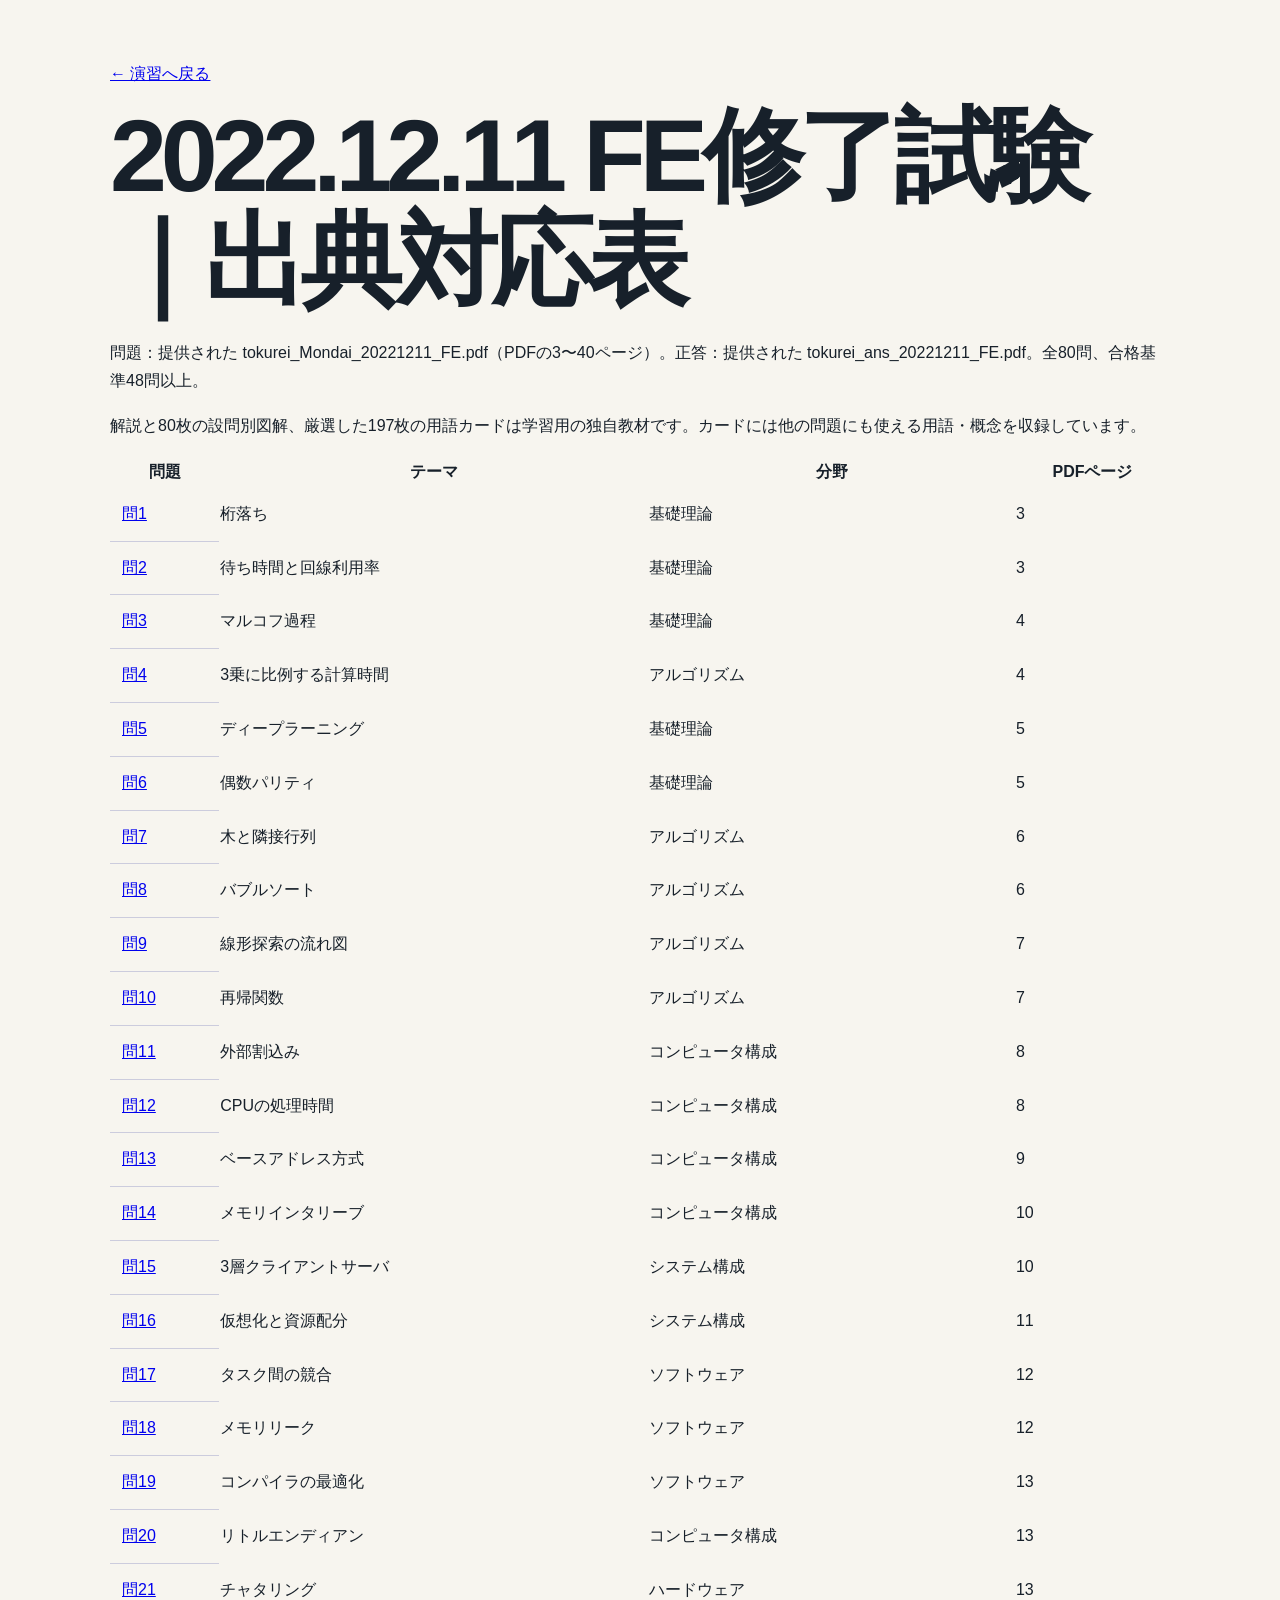
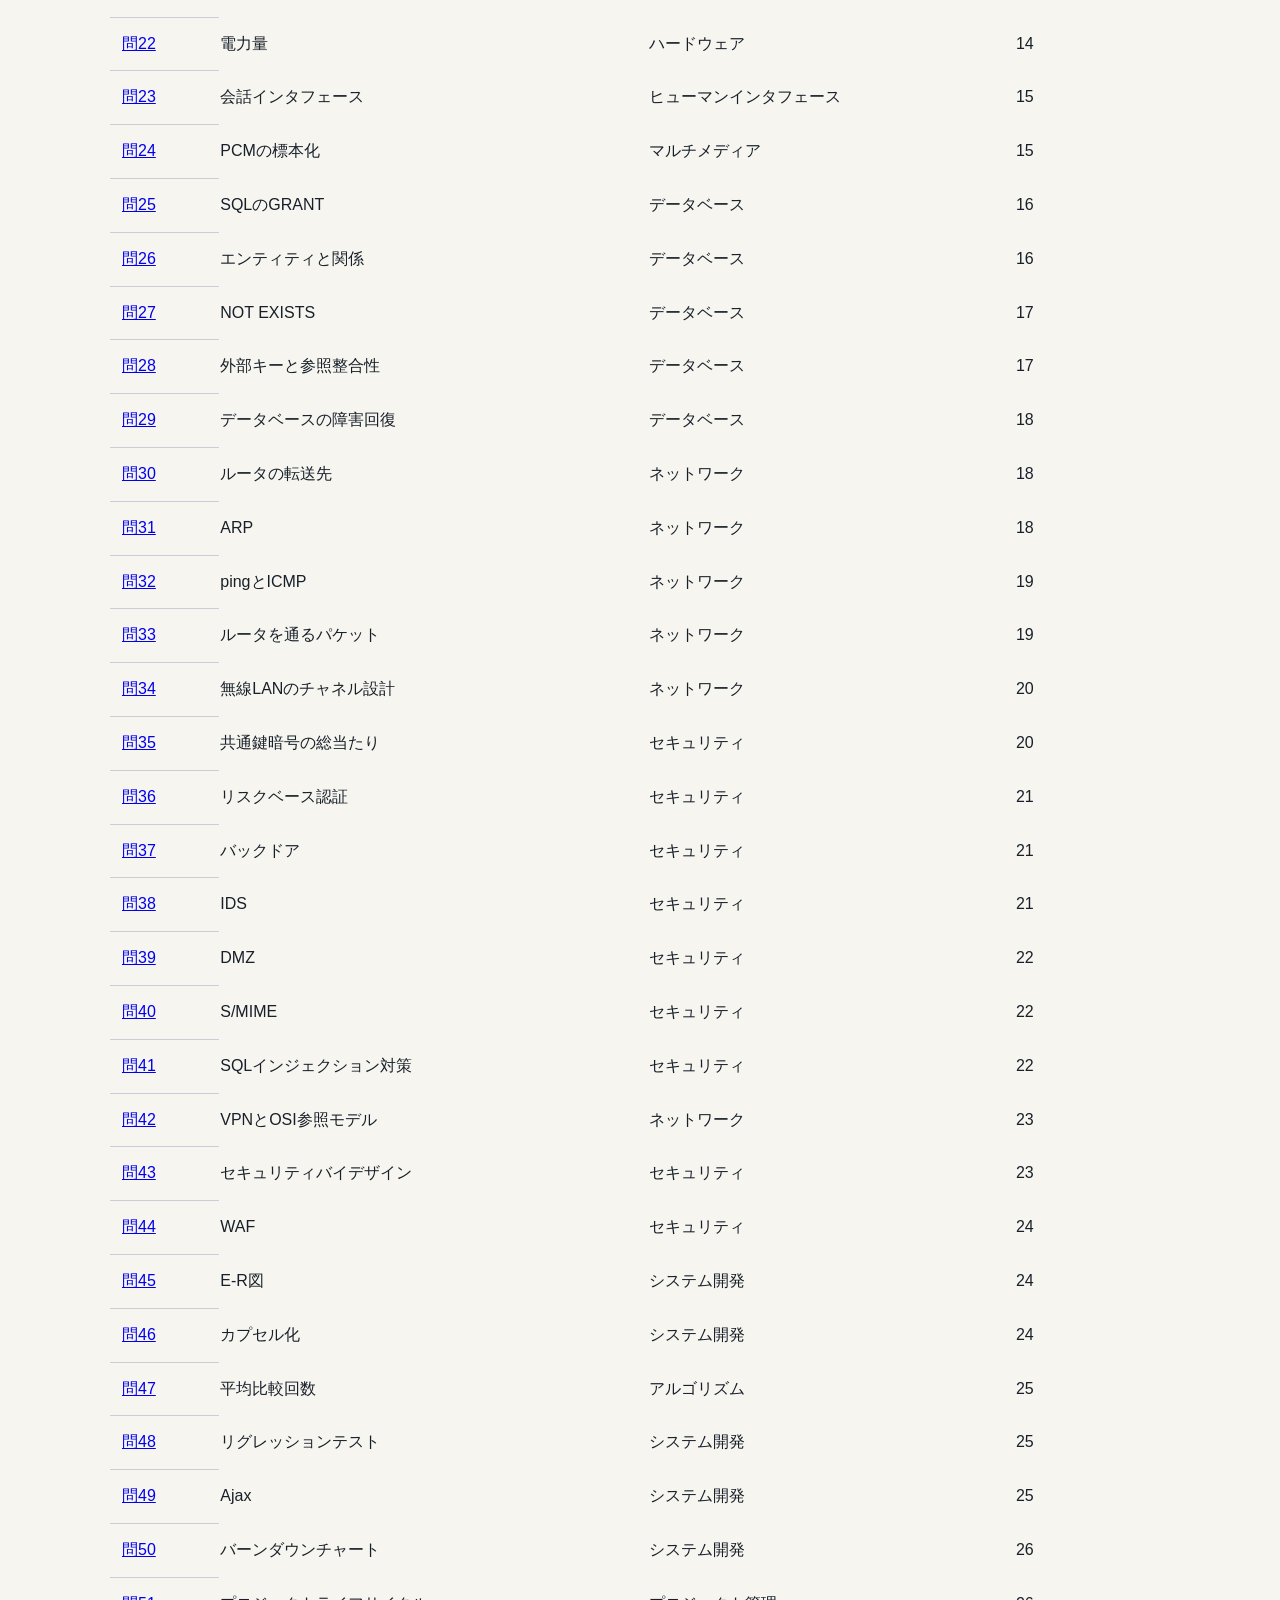
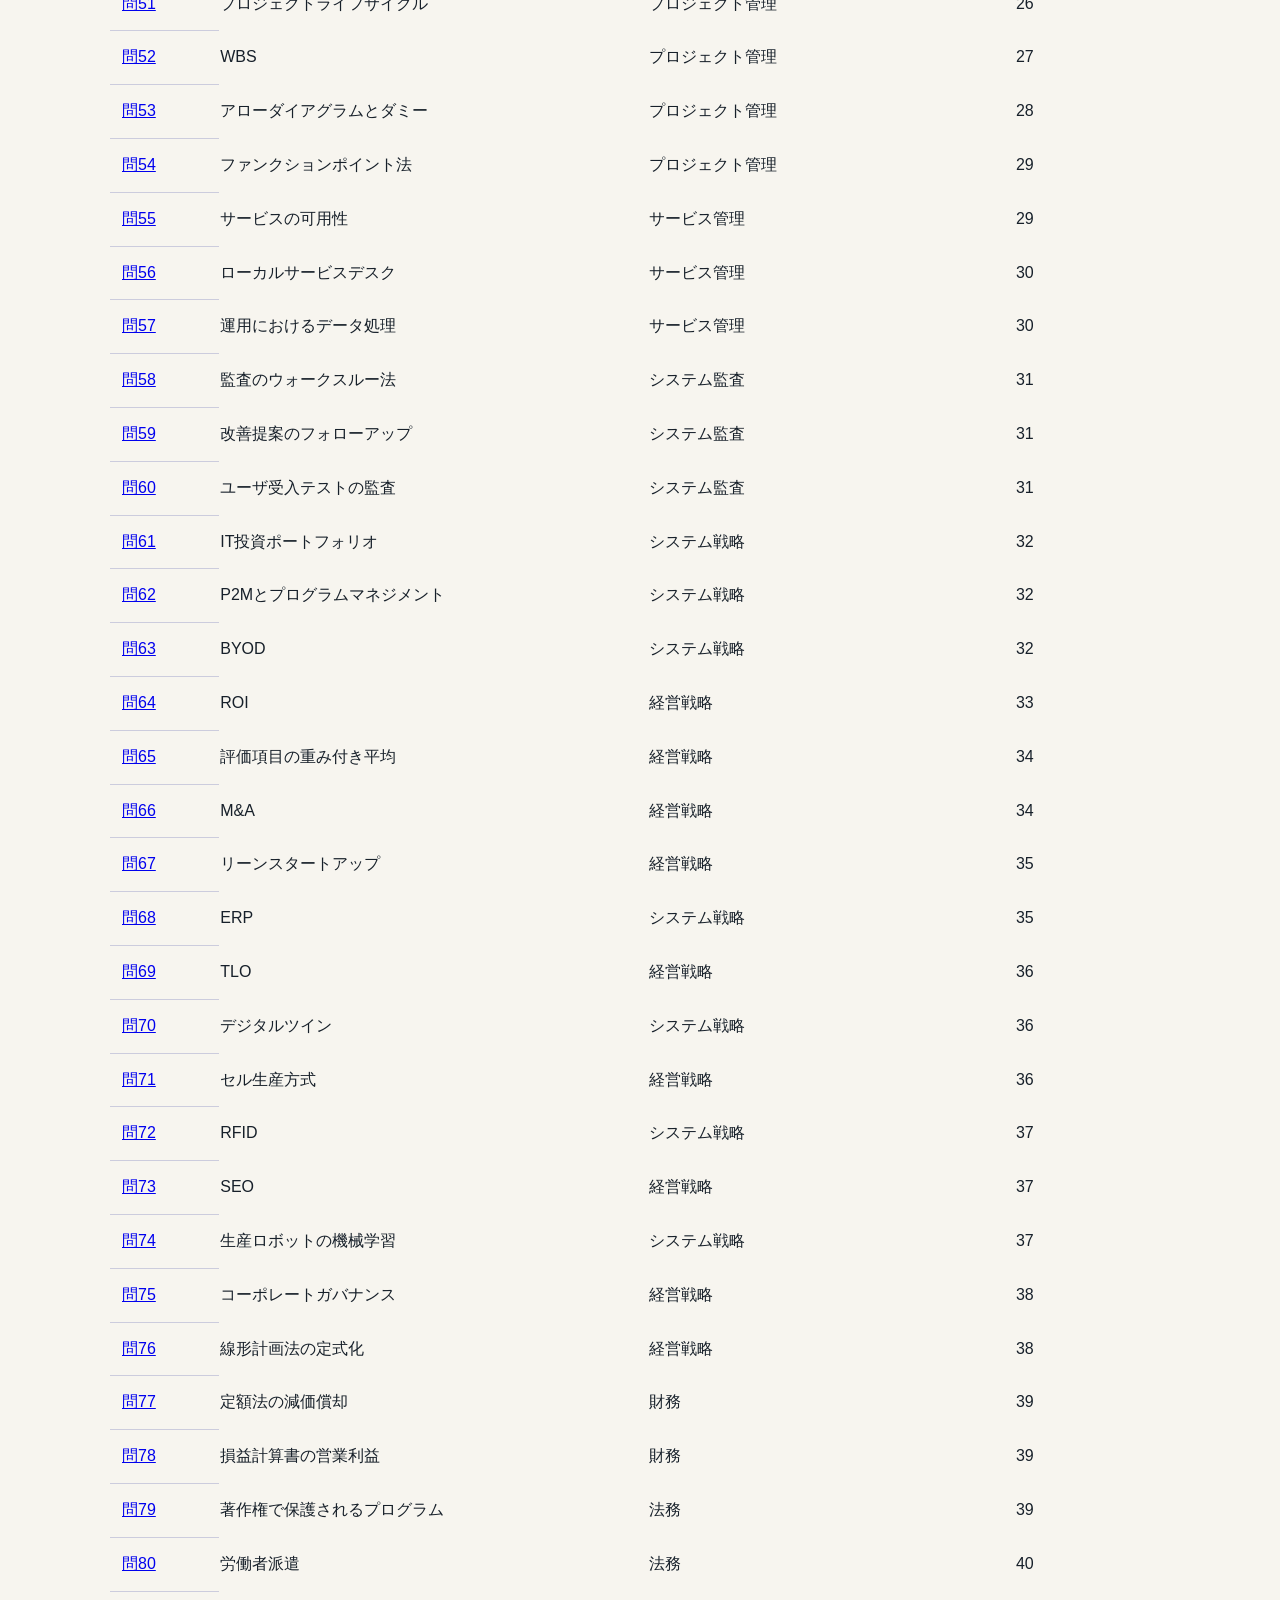
<file: reference-map.html>
<!doctype html><html lang="ja"><meta charset="utf-8"><meta name="viewport" content="width=device-width,initial-scale=1"><title>2022.12.11 FE修了試験｜出典対応表</title><link rel="stylesheet" href="styles.css"><body><main style="max-width:1100px;margin:40px auto;padding:20px"><a href="index.html">← 演習へ戻る</a><h1>2022.12.11 FE修了試験｜出典対応表</h1><p>問題：提供された tokurei_Mondai_20221211_FE.pdf（PDFの3〜40ページ）。正答：提供された tokurei_ans_20221211_FE.pdf。全80問、合格基準48問以上。</p><p>解説と80枚の設問別図解、厳選した197枚の用語カードは学習用の独自教材です。カードには他の問題にも使える用語・概念を収録しています。</p><table style="width:100%;border-collapse:collapse"><thead><tr><th>問題</th><th>テーマ</th><th>分野</th><th>PDFページ</th></tr></thead><tbody><tr><td style="padding:12px;border-bottom:1px solid #ccd"><a href="index.html#q1">問1</a></td><td>桁落ち</td><td>基礎理論</td><td>3</td></tr><tr><td style="padding:12px;border-bottom:1px solid #ccd"><a href="index.html#q2">問2</a></td><td>待ち時間と回線利用率</td><td>基礎理論</td><td>3</td></tr><tr><td style="padding:12px;border-bottom:1px solid #ccd"><a href="index.html#q3">問3</a></td><td>マルコフ過程</td><td>基礎理論</td><td>4</td></tr><tr><td style="padding:12px;border-bottom:1px solid #ccd"><a href="index.html#q4">問4</a></td><td>3乗に比例する計算時間</td><td>アルゴリズム</td><td>4</td></tr><tr><td style="padding:12px;border-bottom:1px solid #ccd"><a href="index.html#q5">問5</a></td><td>ディープラーニング</td><td>基礎理論</td><td>5</td></tr><tr><td style="padding:12px;border-bottom:1px solid #ccd"><a href="index.html#q6">問6</a></td><td>偶数パリティ</td><td>基礎理論</td><td>5</td></tr><tr><td style="padding:12px;border-bottom:1px solid #ccd"><a href="index.html#q7">問7</a></td><td>木と隣接行列</td><td>アルゴリズム</td><td>6</td></tr><tr><td style="padding:12px;border-bottom:1px solid #ccd"><a href="index.html#q8">問8</a></td><td>バブルソート</td><td>アルゴリズム</td><td>6</td></tr><tr><td style="padding:12px;border-bottom:1px solid #ccd"><a href="index.html#q9">問9</a></td><td>線形探索の流れ図</td><td>アルゴリズム</td><td>7</td></tr><tr><td style="padding:12px;border-bottom:1px solid #ccd"><a href="index.html#q10">問10</a></td><td>再帰関数</td><td>アルゴリズム</td><td>7</td></tr><tr><td style="padding:12px;border-bottom:1px solid #ccd"><a href="index.html#q11">問11</a></td><td>外部割込み</td><td>コンピュータ構成</td><td>8</td></tr><tr><td style="padding:12px;border-bottom:1px solid #ccd"><a href="index.html#q12">問12</a></td><td>CPUの処理時間</td><td>コンピュータ構成</td><td>8</td></tr><tr><td style="padding:12px;border-bottom:1px solid #ccd"><a href="index.html#q13">問13</a></td><td>ベースアドレス方式</td><td>コンピュータ構成</td><td>9</td></tr><tr><td style="padding:12px;border-bottom:1px solid #ccd"><a href="index.html#q14">問14</a></td><td>メモリインタリーブ</td><td>コンピュータ構成</td><td>10</td></tr><tr><td style="padding:12px;border-bottom:1px solid #ccd"><a href="index.html#q15">問15</a></td><td>3層クライアントサーバ</td><td>システム構成</td><td>10</td></tr><tr><td style="padding:12px;border-bottom:1px solid #ccd"><a href="index.html#q16">問16</a></td><td>仮想化と資源配分</td><td>システム構成</td><td>11</td></tr><tr><td style="padding:12px;border-bottom:1px solid #ccd"><a href="index.html#q17">問17</a></td><td>タスク間の競合</td><td>ソフトウェア</td><td>12</td></tr><tr><td style="padding:12px;border-bottom:1px solid #ccd"><a href="index.html#q18">問18</a></td><td>メモリリーク</td><td>ソフトウェア</td><td>12</td></tr><tr><td style="padding:12px;border-bottom:1px solid #ccd"><a href="index.html#q19">問19</a></td><td>コンパイラの最適化</td><td>ソフトウェア</td><td>13</td></tr><tr><td style="padding:12px;border-bottom:1px solid #ccd"><a href="index.html#q20">問20</a></td><td>リトルエンディアン</td><td>コンピュータ構成</td><td>13</td></tr><tr><td style="padding:12px;border-bottom:1px solid #ccd"><a href="index.html#q21">問21</a></td><td>チャタリング</td><td>ハードウェア</td><td>13</td></tr><tr><td style="padding:12px;border-bottom:1px solid #ccd"><a href="index.html#q22">問22</a></td><td>電力量</td><td>ハードウェア</td><td>14</td></tr><tr><td style="padding:12px;border-bottom:1px solid #ccd"><a href="index.html#q23">問23</a></td><td>会話インタフェース</td><td>ヒューマンインタフェース</td><td>15</td></tr><tr><td style="padding:12px;border-bottom:1px solid #ccd"><a href="index.html#q24">問24</a></td><td>PCMの標本化</td><td>マルチメディア</td><td>15</td></tr><tr><td style="padding:12px;border-bottom:1px solid #ccd"><a href="index.html#q25">問25</a></td><td>SQLのGRANT</td><td>データベース</td><td>16</td></tr><tr><td style="padding:12px;border-bottom:1px solid #ccd"><a href="index.html#q26">問26</a></td><td>エンティティと関係</td><td>データベース</td><td>16</td></tr><tr><td style="padding:12px;border-bottom:1px solid #ccd"><a href="index.html#q27">問27</a></td><td>NOT EXISTS</td><td>データベース</td><td>17</td></tr><tr><td style="padding:12px;border-bottom:1px solid #ccd"><a href="index.html#q28">問28</a></td><td>外部キーと参照整合性</td><td>データベース</td><td>17</td></tr><tr><td style="padding:12px;border-bottom:1px solid #ccd"><a href="index.html#q29">問29</a></td><td>データベースの障害回復</td><td>データベース</td><td>18</td></tr><tr><td style="padding:12px;border-bottom:1px solid #ccd"><a href="index.html#q30">問30</a></td><td>ルータの転送先</td><td>ネットワーク</td><td>18</td></tr><tr><td style="padding:12px;border-bottom:1px solid #ccd"><a href="index.html#q31">問31</a></td><td>ARP</td><td>ネットワーク</td><td>18</td></tr><tr><td style="padding:12px;border-bottom:1px solid #ccd"><a href="index.html#q32">問32</a></td><td>pingとICMP</td><td>ネットワーク</td><td>19</td></tr><tr><td style="padding:12px;border-bottom:1px solid #ccd"><a href="index.html#q33">問33</a></td><td>ルータを通るパケット</td><td>ネットワーク</td><td>19</td></tr><tr><td style="padding:12px;border-bottom:1px solid #ccd"><a href="index.html#q34">問34</a></td><td>無線LANのチャネル設計</td><td>ネットワーク</td><td>20</td></tr><tr><td style="padding:12px;border-bottom:1px solid #ccd"><a href="index.html#q35">問35</a></td><td>共通鍵暗号の総当たり</td><td>セキュリティ</td><td>20</td></tr><tr><td style="padding:12px;border-bottom:1px solid #ccd"><a href="index.html#q36">問36</a></td><td>リスクベース認証</td><td>セキュリティ</td><td>21</td></tr><tr><td style="padding:12px;border-bottom:1px solid #ccd"><a href="index.html#q37">問37</a></td><td>バックドア</td><td>セキュリティ</td><td>21</td></tr><tr><td style="padding:12px;border-bottom:1px solid #ccd"><a href="index.html#q38">問38</a></td><td>IDS</td><td>セキュリティ</td><td>21</td></tr><tr><td style="padding:12px;border-bottom:1px solid #ccd"><a href="index.html#q39">問39</a></td><td>DMZ</td><td>セキュリティ</td><td>22</td></tr><tr><td style="padding:12px;border-bottom:1px solid #ccd"><a href="index.html#q40">問40</a></td><td>S/MIME</td><td>セキュリティ</td><td>22</td></tr><tr><td style="padding:12px;border-bottom:1px solid #ccd"><a href="index.html#q41">問41</a></td><td>SQLインジェクション対策</td><td>セキュリティ</td><td>22</td></tr><tr><td style="padding:12px;border-bottom:1px solid #ccd"><a href="index.html#q42">問42</a></td><td>VPNとOSI参照モデル</td><td>ネットワーク</td><td>23</td></tr><tr><td style="padding:12px;border-bottom:1px solid #ccd"><a href="index.html#q43">問43</a></td><td>セキュリティバイデザイン</td><td>セキュリティ</td><td>23</td></tr><tr><td style="padding:12px;border-bottom:1px solid #ccd"><a href="index.html#q44">問44</a></td><td>WAF</td><td>セキュリティ</td><td>24</td></tr><tr><td style="padding:12px;border-bottom:1px solid #ccd"><a href="index.html#q45">問45</a></td><td>E-R図</td><td>システム開発</td><td>24</td></tr><tr><td style="padding:12px;border-bottom:1px solid #ccd"><a href="index.html#q46">問46</a></td><td>カプセル化</td><td>システム開発</td><td>24</td></tr><tr><td style="padding:12px;border-bottom:1px solid #ccd"><a href="index.html#q47">問47</a></td><td>平均比較回数</td><td>アルゴリズム</td><td>25</td></tr><tr><td style="padding:12px;border-bottom:1px solid #ccd"><a href="index.html#q48">問48</a></td><td>リグレッションテスト</td><td>システム開発</td><td>25</td></tr><tr><td style="padding:12px;border-bottom:1px solid #ccd"><a href="index.html#q49">問49</a></td><td>Ajax</td><td>システム開発</td><td>25</td></tr><tr><td style="padding:12px;border-bottom:1px solid #ccd"><a href="index.html#q50">問50</a></td><td>バーンダウンチャート</td><td>システム開発</td><td>26</td></tr><tr><td style="padding:12px;border-bottom:1px solid #ccd"><a href="index.html#q51">問51</a></td><td>プロジェクトライフサイクル</td><td>プロジェクト管理</td><td>26</td></tr><tr><td style="padding:12px;border-bottom:1px solid #ccd"><a href="index.html#q52">問52</a></td><td>WBS</td><td>プロジェクト管理</td><td>27</td></tr><tr><td style="padding:12px;border-bottom:1px solid #ccd"><a href="index.html#q53">問53</a></td><td>アローダイアグラムとダミー</td><td>プロジェクト管理</td><td>28</td></tr><tr><td style="padding:12px;border-bottom:1px solid #ccd"><a href="index.html#q54">問54</a></td><td>ファンクションポイント法</td><td>プロジェクト管理</td><td>29</td></tr><tr><td style="padding:12px;border-bottom:1px solid #ccd"><a href="index.html#q55">問55</a></td><td>サービスの可用性</td><td>サービス管理</td><td>29</td></tr><tr><td style="padding:12px;border-bottom:1px solid #ccd"><a href="index.html#q56">問56</a></td><td>ローカルサービスデスク</td><td>サービス管理</td><td>30</td></tr><tr><td style="padding:12px;border-bottom:1px solid #ccd"><a href="index.html#q57">問57</a></td><td>運用におけるデータ処理</td><td>サービス管理</td><td>30</td></tr><tr><td style="padding:12px;border-bottom:1px solid #ccd"><a href="index.html#q58">問58</a></td><td>監査のウォークスルー法</td><td>システム監査</td><td>31</td></tr><tr><td style="padding:12px;border-bottom:1px solid #ccd"><a href="index.html#q59">問59</a></td><td>改善提案のフォローアップ</td><td>システム監査</td><td>31</td></tr><tr><td style="padding:12px;border-bottom:1px solid #ccd"><a href="index.html#q60">問60</a></td><td>ユーザ受入テストの監査</td><td>システム監査</td><td>31</td></tr><tr><td style="padding:12px;border-bottom:1px solid #ccd"><a href="index.html#q61">問61</a></td><td>IT投資ポートフォリオ</td><td>システム戦略</td><td>32</td></tr><tr><td style="padding:12px;border-bottom:1px solid #ccd"><a href="index.html#q62">問62</a></td><td>P2Mとプログラムマネジメント</td><td>システム戦略</td><td>32</td></tr><tr><td style="padding:12px;border-bottom:1px solid #ccd"><a href="index.html#q63">問63</a></td><td>BYOD</td><td>システム戦略</td><td>32</td></tr><tr><td style="padding:12px;border-bottom:1px solid #ccd"><a href="index.html#q64">問64</a></td><td>ROI</td><td>経営戦略</td><td>33</td></tr><tr><td style="padding:12px;border-bottom:1px solid #ccd"><a href="index.html#q65">問65</a></td><td>評価項目の重み付き平均</td><td>経営戦略</td><td>34</td></tr><tr><td style="padding:12px;border-bottom:1px solid #ccd"><a href="index.html#q66">問66</a></td><td>M&amp;A</td><td>経営戦略</td><td>34</td></tr><tr><td style="padding:12px;border-bottom:1px solid #ccd"><a href="index.html#q67">問67</a></td><td>リーンスタートアップ</td><td>経営戦略</td><td>35</td></tr><tr><td style="padding:12px;border-bottom:1px solid #ccd"><a href="index.html#q68">問68</a></td><td>ERP</td><td>システム戦略</td><td>35</td></tr><tr><td style="padding:12px;border-bottom:1px solid #ccd"><a href="index.html#q69">問69</a></td><td>TLO</td><td>経営戦略</td><td>36</td></tr><tr><td style="padding:12px;border-bottom:1px solid #ccd"><a href="index.html#q70">問70</a></td><td>デジタルツイン</td><td>システム戦略</td><td>36</td></tr><tr><td style="padding:12px;border-bottom:1px solid #ccd"><a href="index.html#q71">問71</a></td><td>セル生産方式</td><td>経営戦略</td><td>36</td></tr><tr><td style="padding:12px;border-bottom:1px solid #ccd"><a href="index.html#q72">問72</a></td><td>RFID</td><td>システム戦略</td><td>37</td></tr><tr><td style="padding:12px;border-bottom:1px solid #ccd"><a href="index.html#q73">問73</a></td><td>SEO</td><td>経営戦略</td><td>37</td></tr><tr><td style="padding:12px;border-bottom:1px solid #ccd"><a href="index.html#q74">問74</a></td><td>生産ロボットの機械学習</td><td>システム戦略</td><td>37</td></tr><tr><td style="padding:12px;border-bottom:1px solid #ccd"><a href="index.html#q75">問75</a></td><td>コーポレートガバナンス</td><td>経営戦略</td><td>38</td></tr><tr><td style="padding:12px;border-bottom:1px solid #ccd"><a href="index.html#q76">問76</a></td><td>線形計画法の定式化</td><td>経営戦略</td><td>38</td></tr><tr><td style="padding:12px;border-bottom:1px solid #ccd"><a href="index.html#q77">問77</a></td><td>定額法の減価償却</td><td>財務</td><td>39</td></tr><tr><td style="padding:12px;border-bottom:1px solid #ccd"><a href="index.html#q78">問78</a></td><td>損益計算書の営業利益</td><td>財務</td><td>39</td></tr><tr><td style="padding:12px;border-bottom:1px solid #ccd"><a href="index.html#q79">問79</a></td><td>著作権で保護されるプログラム</td><td>法務</td><td>39</td></tr><tr><td style="padding:12px;border-bottom:1px solid #ccd"><a href="index.html#q80">問80</a></td><td>労働者派遣</td><td>法務</td><td>40</td></tr></tbody></table></main></body></html>
</file>
<file: styles.css>
:root {
  --ink:#17202a; --muted:#68717d; --paper:#f7f5ef; --card:#fff;
  --navy:#16324f; --blue:#247ba0; --mint:#86c9b9; --coral:#ef6f61;
  --yellow:#f4c95d; --line:#dce1e5; --shadow:0 14px 45px rgba(24,43,58,.10);
}
*{box-sizing:border-box}
html{scroll-behavior:smooth}
body{margin:0;background:var(--paper);color:var(--ink);font-family:"Yu Gothic","Hiragino Kaku Gothic ProN",Meiryo,sans-serif;line-height:1.8}
button,input{font:inherit}
.hero{background:var(--navy);color:#fff;min-height:570px;position:relative;overflow:hidden}
.hero:before,.hero:after{content:"";position:absolute;border-radius:50%;filter:blur(1px)}
.hero:before{width:440px;height:440px;background:var(--coral);right:-140px;top:80px;opacity:.9}
.hero:after{width:250px;height:250px;border:55px solid var(--mint);right:230px;bottom:-170px;opacity:.8}
.topbar{height:76px;max-width:1180px;margin:auto;padding:0 24px;display:flex;align-items:center;justify-content:space-between;position:relative;z-index:2;border-bottom:1px solid rgba(255,255,255,.18)}
.brand{color:#fff;text-decoration:none;font-weight:800;letter-spacing:.04em}.brand span{display:inline-grid;place-items:center;background:var(--yellow);color:var(--navy);width:38px;height:38px;border-radius:50%;margin-right:10px}
.progress-wrap{width:210px;font-size:.76rem}.progress{height:5px;background:#ffffff32;border-radius:9px;margin-top:5px;overflow:hidden}.progress i{display:block;height:100%;width:0;background:var(--yellow);transition:.3s}
.hero-inner{max-width:1180px;margin:auto;padding:85px 24px;position:relative;z-index:1}
.eyebrow,.section-kicker{font-size:.75rem;font-weight:800;letter-spacing:.18em;color:var(--mint)}
h1{font-size:clamp(3rem,8vw,6.7rem);line-height:1.02;margin:.15em 0 .25em;letter-spacing:-.06em}h1 em{font-style:normal;color:var(--yellow)}
.lead{max-width:650px;font-size:1.08rem;color:#dbe4ec}.save-note{max-width:860px;margin:28px 0 0;padding:20px 24px;border:2px solid #f4c95d88;border-left:8px solid var(--yellow);background:#ffffff18;border-radius:12px;color:#fff;font-size:1rem;line-height:1.8;box-shadow:0 12px 35px #081b2c55}.save-note strong{display:block;color:var(--yellow);font-size:1.25rem;letter-spacing:.02em;margin-bottom:3px}.save-note small{display:block;color:#c8d6df;font-size:.78rem;margin-top:6px}
.hero-stats{display:flex;gap:38px;margin-top:45px}.hero-stats div{display:grid}.hero-stats strong{font:800 2.1rem/1 Georgia,serif;color:var(--yellow)}.hero-stats span{font-size:.72rem;color:#b9c9d5;margin-top:7px}
main{max-width:1180px;margin:auto;padding:0 24px}
.toolbar{position:sticky;top:10px;z-index:10;margin:-36px 0 50px;background:#fff;padding:18px;border-radius:16px;box-shadow:var(--shadow);display:flex;gap:12px;align-items:center;flex-wrap:wrap}
.search{display:flex;align-items:center;gap:8px;border:1px solid var(--line);border-radius:10px;padding:8px 12px;flex:1;min-width:250px}.search input{border:0;outline:0;width:100%;background:transparent}
.filters{display:flex;gap:6px;flex-wrap:wrap}.filters button{border:0;background:#edf1f3;color:#4d5964;border-radius:99px;padding:8px 13px;cursor:pointer;font-size:.78rem}.filters button.active{background:var(--navy);color:#fff}
.toggle{font-size:.78rem;white-space:nowrap}.toggle input{accent-color:var(--coral)}
.overview{display:flex;gap:40px;align-items:flex-start;margin-bottom:45px}.overview h2{font-size:2rem;margin:0}.question-map{display:grid;grid-template-columns:repeat(15,1fr);gap:6px;flex:1}
.question-map a{display:grid;place-items:center;aspect-ratio:1;border-radius:7px;text-decoration:none;color:var(--muted);background:#fff;border:1px solid var(--line);font-size:.72rem;font-weight:700}.question-map a.done{background:var(--mint);color:var(--navy);border-color:transparent}.question-map a.hidden-map{opacity:.16}
.questions{display:grid;gap:34px}.question-card{background:var(--card);border-radius:22px;padding:34px;box-shadow:0 4px 22px rgba(30,45,55,.07);scroll-margin-top:100px;border:1px solid transparent}.question-card.done{border-color:var(--mint)}
.card-head{display:flex;align-items:center;gap:18px}.number{font:800 2.4rem/1 Georgia,serif;color:var(--coral);min-width:73px}.heading{flex:1}.meta{font-size:.72rem;color:var(--blue);font-weight:800;letter-spacing:.12em;margin:0}.heading h2{font-size:1.55rem;line-height:1.4;margin:.1em 0}.learn-btn{width:42px;height:42px;border-radius:50%;border:1px solid var(--line);background:#fff;color:#aab1b7;cursor:pointer;font-weight:bold}.done .learn-btn{background:var(--mint);border-color:var(--mint);color:var(--navy)}
.problem-panel{margin:25px 0 18px;border:1px solid var(--line);background:#f7f8f8;border-radius:15px;padding:16px;position:relative}.problem-label{display:flex;align-items:center;gap:10px;margin-bottom:12px}.problem-label span{background:var(--coral);color:#fff;border-radius:5px;padding:3px 10px;font-weight:800;font-size:.75rem}.problem-label small{color:var(--muted);font-weight:700}.problem-panel>img{display:block;width:100%;height:auto;object-fit:contain;object-position:top;background:#fff;border-radius:8px;border:1px solid #e4e6e7}
.answer-strip{margin:25px 0;background:var(--navy);color:#fff;border-radius:12px;padding:14px 18px;display:flex;align-items:center;gap:15px}.answer-strip span{font-size:.74rem;color:#bcd0dc}.answer-strip strong{font-size:1.6rem;color:var(--yellow);line-height:1}.answer-strip p{margin:0;font-weight:700}
.card-grid{display:grid;grid-template-columns:1.15fr .85fr;gap:35px}.explanation h3{font-size:.84rem;letter-spacing:.08em;margin:0 0 7px}.summary{font-weight:700}.reasoning{padding-left:1.4em}.reasoning li{margin:.55em 0}.trap{margin-top:22px;border-left:4px solid var(--coral);padding:10px 16px;background:#fff7f5;border-radius:0 8px 8px 0}.trap p{margin:0;color:#5f5350;font-size:.9rem}
.visual{margin:0;background:#edf5f3;border-radius:16px;padding:20px;min-height:300px;display:flex;flex-direction:column;justify-content:center}.visual figcaption{text-align:center;color:var(--muted);font-size:.76rem;margin-top:10px}
.diagram{display:block;min-height:220px;width:100%;position:relative}.v-box{background:#fff;border:2px solid var(--navy);padding:13px;border-radius:10px;text-align:center;font-size:.78rem;font-weight:800;box-shadow:4px 4px 0 var(--mint)}.v-box.focus{background:var(--yellow)}.v-box.danger{box-shadow:4px 4px 0 var(--coral)}.v-arrow{display:grid;place-items:center;color:var(--coral);min-width:35px}.v-arrow i{font-size:1.7rem;font-style:normal;line-height:1}.v-arrow small{font-size:.62rem;color:var(--muted);white-space:nowrap}.v-flow{height:220px;display:flex;align-items:center;justify-content:center}.v-flow .v-box{max-width:120px}.v-compare{display:grid;grid-template-columns:1fr 32px 1fr;align-items:center;gap:8px;height:220px}.v-compare section{background:#fff5f3;border-top:5px solid var(--coral);border-radius:10px;padding:12px;height:175px}.v-compare section.good{background:#f3fbf8;border-color:var(--mint)}.v-compare h4{margin:0 0 8px;font-size:.82rem}.v-compare p{font-size:.7rem;margin:5px 0;padding:4px;background:#fff;border-radius:4px}.v-compare>b{text-align:center;font:700 .75rem Georgia;color:var(--muted)}.v-formula{height:220px;display:grid;place-content:center;text-align:center}.v-formula strong{font:800 1.2rem/1.5 Consolas,monospace;background:#fff;padding:18px;border-radius:10px;border-bottom:4px solid var(--yellow)}.v-formula span{font-size:.76rem;margin-top:12px;color:var(--muted)}
.v-stack{height:220px;display:flex;flex-direction:column-reverse;justify-content:center;gap:3px}.v-stack div{background:hsl(calc(199 - var(--i)*7) 48% calc(38% + var(--i)*6%));color:#fff;padding:6px 12px;text-align:center;border-radius:4px;font-size:.68rem;font-weight:700}.v-cycle{height:220px;display:grid;grid-template-columns:repeat(2,1fr);gap:12px;align-content:center}.v-cycle div{background:#fff;padding:10px;border-radius:10px;display:flex;align-items:center;gap:8px;font-size:.7rem;font-weight:700;border:1px solid var(--line)}.v-cycle b{display:grid;place-items:center;border-radius:50%;width:25px;height:25px;background:var(--coral);color:#fff}.v-network{height:220px;position:relative}.v-network .hub{position:absolute;left:50%;top:50%;transform:translate(-50%,-50%);background:var(--yellow);z-index:2}.v-network .sat{position:absolute;background:#fff;border:1px solid var(--blue);border-radius:99px;padding:7px 11px;font-size:.68rem}.v-network .sat:after{content:"";position:absolute;width:70px;border-top:2px dashed var(--mint);transform-origin:left}.v-network .s1{top:10px;left:10px}.v-network .s1:after{transform:rotate(35deg);left:80%;top:100%}.v-network .s2{top:10px;right:10px}.v-network .s2:after{transform:rotate(145deg);left:0;top:100%}.v-network .s3{bottom:15px;left:8px}.v-network .s3:after{transform:rotate(-30deg);left:80%;top:0}.v-network .s4{bottom:15px;right:8px}.v-network .s4:after{transform:rotate(210deg);left:0;top:0}
.source-figure{height:220px;position:relative;background:#fff;overflow:hidden;border-radius:10px;border:1px solid var(--line)}.source-figure span{position:absolute;z-index:2;top:8px;left:8px;background:var(--navy);color:#fff;border-radius:99px;padding:3px 10px;font-size:.62rem}.source-figure img{width:100%;height:100%;object-fit:contain}.precision{height:220px;display:grid;align-content:center;gap:22px}.precision div{display:grid;grid-template-columns:70px 1fr 100px;align-items:center;gap:8px;font-size:.7rem}.precision i{height:12px;background:var(--mint);border-radius:9px}.precision i.huge{width:100%;background:var(--navy)}.precision b{font-size:.68rem;color:var(--coral)}.wave{height:220px;text-align:center;font-size:.72rem}.wave svg{width:100%;height:175px}.wave path{fill:none;stroke:var(--navy);stroke-width:5}.wave circle{fill:var(--coral)}.wave line{stroke:var(--mint);stroke-width:2}.wave b{color:var(--coral)}.tree{height:220px;display:grid;place-items:center;position:relative}.tree b,.tree span,.tree i{display:grid;place-items:center;border:2px solid var(--navy);border-radius:50%;background:#fff;font-style:normal}.tree b{width:42px;height:42px;background:var(--yellow)}.tree>div{display:flex;justify-content:space-around;width:80%}.tree span{width:36px;height:36px}.tree i{width:30px;height:30px;font-size:.7rem}.tree small{color:var(--muted)}
.timer-ring{width:165px;height:165px;border:18px solid var(--navy);border-right-color:var(--coral);border-radius:50%;margin:20px auto;position:relative}.timer-ring div{position:absolute;top:-30px;left:64px}.timer-ring span{position:absolute;background:#fff;padding:2px 5px;font-size:.62rem}.timer-ring span:nth-of-type(1){left:-55px;top:65px}.timer-ring span:nth-of-type(2){right:-53px;bottom:22px}.timer-ring i{position:absolute;text-align:center;inset:48px 0;font-size:.65rem;font-style:normal}.timer-ring b{position:absolute;white-space:nowrap;bottom:-42px;left:5px;font-size:.7rem}.stripe{height:220px;display:flex;gap:10px;align-items:center;justify-content:center;position:relative}.stripe>div{display:grid;gap:7px}.stripe b{background:var(--blue);color:#fff;padding:12px;border-radius:5px}.stripe div:nth-child(2) b{background:var(--coral)}.stripe div:nth-child(3) b{background:var(--mint);color:var(--navy)}.stripe span{position:absolute;bottom:8px;font-size:.7rem}.capacity,.dependency,.inherit,.snmp{height:220px;display:flex;align-items:center;justify-content:center;position:relative}.capacity strong,.dependency strong{position:absolute;bottom:10px;font-size:.72rem;color:var(--coral)}.bits{height:220px;display:flex;align-items:center;position:relative}.bits>div{height:85px;display:grid;place-content:center;text-align:center;background:var(--navy);color:#fff;border-right:2px solid #fff;font-size:.7rem}.bits>div+div{background:var(--coral)}.bits strong{display:block;font-size:1.2rem}.bits small{position:absolute;bottom:25px;right:10px}.ears{height:220px;display:flex;align-items:center;justify-content:space-between;text-align:center}.ears>span{font-size:2.5rem}.ears div{font-size:.7rem;border-bottom:3px dotted var(--coral)}.ears b{font-size:3rem}.ears em{position:absolute;bottom:12px;right:20px;font-size:.7rem;color:var(--blue)}.union{height:220px;display:grid;grid-template-columns:1fr 55px 1fr;align-items:center;text-align:center;position:relative}.union>div{display:grid;background:#fff;padding:8px;border-radius:7px}.union span{border-top:1px solid var(--line);font-size:.7rem}.union i{font-size:.68rem}.union strong{position:absolute;bottom:12px;width:100%;font-size:.7rem}.peer{height:220px;display:flex;align-items:center;justify-content:space-between}.peer span{background:#fff;padding:14px;border-radius:10px;font-size:.75rem}.peer b{text-align:center;color:var(--coral);border-bottom:3px dashed var(--mint)}.peer small{color:var(--muted)}.packet{height:220px;display:flex;align-items:center;justify-content:center}.packet span{height:75px;display:grid;place-content:center;text-align:center;background:#fff;border:1px solid var(--blue);padding:6px;font-size:.62rem}.packet .hot{background:var(--yellow)}.packet b{font-size:.62rem}.snmp{flex-wrap:wrap}.snmp .return{position:absolute;bottom:36px;color:var(--coral);font-size:.7rem}.broken{height:220px;display:flex;align-items:center;justify-content:space-between;text-align:center}.broken span{background:#fff;padding:15px;border-radius:10px;font-size:.72rem}.broken b{color:var(--coral);font-size:.68rem}.broken .danger{border:3px solid var(--coral)}.seesaw{height:220px;display:flex;align-items:center;justify-content:center;gap:10px;position:relative}.seesaw span{background:#fff;padding:13px;text-align:center;font-size:.7rem;border-radius:8px}.seesaw i{width:90px;border-top:8px solid var(--navy);transform:rotate(-10deg)}.seesaw strong{position:absolute;bottom:20px;font-size:.7rem}.gate{height:220px;display:grid;grid-template-columns:1fr 1fr 1fr;gap:7px;align-content:center;text-align:center}.gate div{background:#fff;padding:8px;border-radius:7px}.gate b{grid-column:1/-1;background:var(--navy);color:#fff;padding:7px}.gate span{font-size:.65rem;border:1px solid var(--mint);padding:5px}.gate em{grid-column:1/-1;color:var(--coral);font-weight:bold;font-size:.7rem}.escape{height:220px;display:grid;place-content:center;text-align:center;gap:8px}.escape code{background:#fff;padding:9px;color:var(--coral)}.escape b{font-size:.7rem}.escape span{font-size:.65rem}.inherit>div:last-child{display:grid;gap:12px}.services,.components{height:220px;display:grid;grid-template-columns:repeat(2,1fr);gap:10px;align-content:center}.services div,.components span{background:#fff;border-left:5px solid var(--coral);padding:13px;text-align:center;border-radius:6px;font-size:.72rem;font-weight:700}.services span,.components b{font-size:.63rem;text-align:center;color:var(--blue)}.classes{height:220px;display:flex;align-items:center}.classes div{padding:35px 7px;text-align:center;font-size:.68rem}.classes .bad{flex:1;background:#ffe9e5}.classes .good{flex:2;background:#dff4ed;border:3px solid var(--mint)}.backlog{height:220px;display:grid;align-content:center;gap:7px}.backlog span{background:#fff;padding:9px;border-radius:6px;font-size:.68rem}.backlog b{display:inline-grid;place-items:center;width:22px;height:22px;background:var(--coral);color:#fff;border-radius:50%;margin-right:7px}.backlog em{text-align:right;font-size:.65rem}.baseline{height:220px;display:grid;grid-template-columns:repeat(3,1fr);align-content:center;text-align:center;gap:6px}.baseline span{background:#fff;padding:10px;font-size:.66rem}.baseline b,.baseline div{grid-column:1/-1}.baseline b{background:var(--navy);color:#fff;padding:9px}.baseline div{font-size:.7rem}.matrix{height:190px;width:230px;margin:15px auto;display:grid;grid-template-columns:repeat(2,1fr);position:relative}.matrix div{display:grid;place-items:center;background:#dff4ed;border:2px solid #fff}.matrix .hot{background:var(--coral);color:#fff}.matrix b{position:absolute;left:-55px;top:80px;transform:rotate(-90deg);font-size:.65rem}.matrix span{position:absolute;bottom:-25px;right:10px;font-size:.65rem}.venn{height:220px;display:flex;align-items:center;justify-content:center;position:relative}.venn span{width:145px;height:145px;border-radius:50%;display:grid;place-items:center;background:#247ba0aa;color:#fff;font-weight:bold}.venn span+span{margin-left:-35px;background:#ef6f61aa}.venn b{position:absolute;text-align:center;background:var(--yellow);border-radius:50%;padding:16px}.bsc{height:220px;display:grid;grid-template-columns:1fr 1fr;gap:8px;align-content:center}.bsc div{background:#fff;padding:12px;text-align:center;font-size:.7rem;border-radius:7px}.bsc .hot{background:var(--yellow);box-shadow:inset 0 0 0 3px var(--coral)}.cannibal{height:220px;display:flex;align-items:center;justify-content:space-between;position:relative}.cannibal div{background:#fff;padding:15px;border-radius:8px;font-size:.7rem}.cannibal i{font-size:.65rem;color:var(--coral)}.cannibal b{position:absolute;bottom:20px;width:100%;text-align:center;font-size:.68rem}.rpa{height:220px;display:flex;align-items:center;justify-content:space-between;text-align:center}.rpa div{background:#fff;padding:12px;border-radius:7px;width:32%}.rpa span{font-weight:bold}.rpa p{font-size:.62rem}.rpa b{background:var(--yellow);border-radius:50%;padding:20px 8px}.harvest{height:220px;display:grid;grid-template-columns:repeat(3,1fr);gap:8px;align-content:center;text-align:center}.harvest span{background:#fff;padding:9px;border-radius:7px}.harvest b,.harvest em{grid-column:1/-1}.harvest b{background:var(--navy);color:#fff;padding:8px}.harvest em{font-size:.7rem}.source details img{background:#fff}
.source{margin-top:28px;border-top:1px solid var(--line);padding-top:18px}.source summary{cursor:pointer;color:var(--blue);font-size:.85rem;font-weight:700}.source img{width:100%;margin-top:18px;border:1px solid var(--line)}
.empty{text-align:center;padding:70px;color:var(--muted)}
footer{max-width:1180px;margin:80px auto 0;padding:30px 24px 55px;border-top:1px solid #cfd4d7;display:flex;justify-content:space-between;gap:24px;align-items:flex-start;color:var(--muted);font-size:.78rem}footer a{color:var(--blue);white-space:nowrap}.footer-notes{max-width:820px}.footer-notes p{margin:0 0 8px}.source-note{line-height:1.8}.footer-links{display:flex;gap:14px;flex-wrap:wrap;justify-content:flex-end}
@media(max-width:820px){.hero{min-height:520px}.hero:before{opacity:.45}.topbar{height:68px}.progress-wrap{width:120px}.hero-stats{gap:20px}.toolbar{top:5px}.overview{display:block}.question-map{grid-template-columns:repeat(10,1fr);margin-top:18px}.card-grid{grid-template-columns:1fr}.question-card{padding:24px}.visual{min-height:250px}}
@media(max-width:520px){.hero-inner{padding-top:65px}.lead{font-size:.95rem}.hero-stats{justify-content:space-between}.toolbar{margin-top:-25px}.filters{max-height:82px;overflow:auto}.question-map{grid-template-columns:repeat(8,1fr)}.number{font-size:1.8rem;min-width:52px}.heading h2{font-size:1.2rem}.learn-btn{width:36px;height:36px}.answer-strip{align-items:flex-start}.card-head{gap:10px}.question-card{padding:20px 16px}}


/* Adjustments for this question set */
[hidden]{display:none!important}.quick-links{display:flex;flex-wrap:wrap;gap:12px;margin:24px 0}.quick-links a{padding:12px 20px;border:1px solid #fff7;border-radius:10px;color:white;text-decoration:none;font-weight:700}.quick-links a:first-child{background:#ffe36d;color:#142c3b;border-color:#ffe36d}button:focus-visible,a:focus-visible,input:focus-visible{outline:3px solid #e66b48;outline-offset:4px}.mini-table{max-width:100%;overflow-x:auto}.mini-table th,.mini-table td{white-space:normal;min-width:65px}.v-box{overflow-wrap:anywhere}.footer-links button{background:transparent;border:1px solid currentColor;border-radius:8px;padding:8px;color:inherit;cursor:pointer}.question-card{scroll-margin-top:20px}.problem-panel img{height:auto}.calc-steps .v-box{font-variant-numeric:tabular-nums}@media(max-width:600px){.v-compare{grid-template-columns:1fr}.card-head h2{font-size:1.2rem}.hero-stats{gap:12px}.quick-links a{padding:10px 13px}.mini-table{font-size:.85rem}}
</file>
